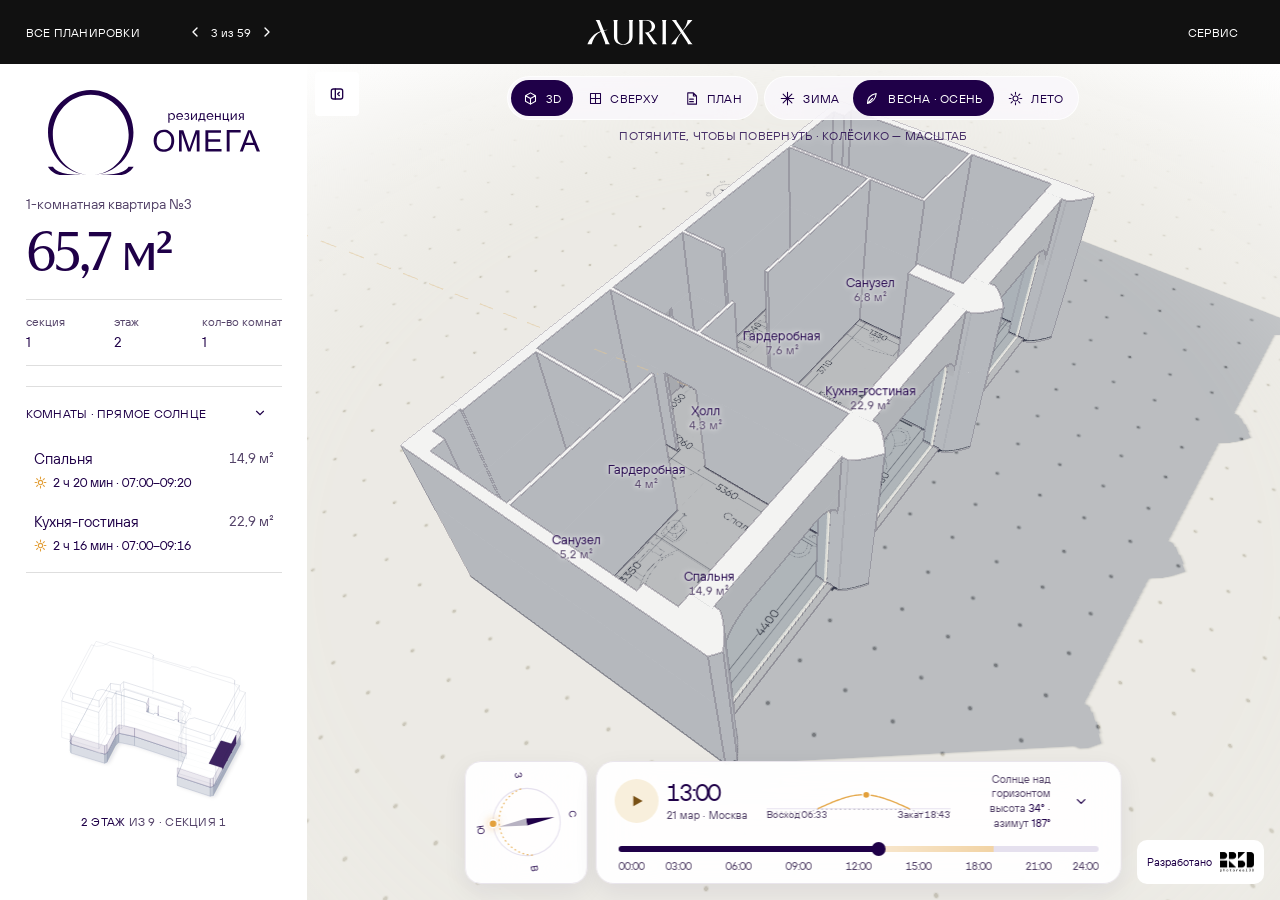
<file: index.html>
<!doctype html><html lang="ru"><head>
<meta charset="utf-8">
<meta name="viewport" content="width=device-width, initial-scale=1, viewport-fit=cover">
<meta name="robots" content="noindex, nofollow">
<meta name="theme-color" content="#111">
<title>Квартира №3 — Резиденции Омега</title>
<link rel="stylesheet" href="omega-viewer.css">
<link rel="stylesheet" href="aurix.css">
</head>
<body>
<header class="site-header">
  <nav class="viewer-nav" aria-label="Навигация по квартирам и сервис">
    <div class="navrow">
      <a class="back" id="back" href="catalog.html">Все планировки</a>
      <div class="flip" id="flip" hidden=""><a id="prevB" href="index.html" aria-label="Предыдущая квартира" title="Предыдущая квартира"><svg viewBox="0 0 24 24"><path d="M15 6l-6 6 6 6"></path></svg></a><span id="flipPos"></span><a id="nextB" href="index.html" aria-label="Следующая квартира" title="Следующая квартира"><svg viewBox="0 0 24 24"><path d="M9 6l6 6-6 6"></path></svg></a></div>
    </div>
    <img src="brand/wordmark-purple.svg" alt="AURIX" width="112" height="29">
    <div class="tools" id="tools">
      <button type="button" class="tool" id="svcB" aria-expanded="false">Сервис</button>
      <div class="pop card svc" id="svcPop" role="menu" aria-label="Сервис" hidden="">
        <button type="button" role="menuitem" data-svc="ovB"><svg viewBox="0 0 24 24"><path d="M12 3l9 5-9 5-9-5 9-5z"></path><path d="M3 13l9 5 9-5"></path></svg>Чертёж поверх модели</button>
        <a class="source-link" role="menuitem" href="https://omega.photoreal3d.ru/s1_f02_3/" target="_blank" rel="noopener">Замечания и журнал</a>
        <button type="button" role="menuitem" data-svc="fbxB"><svg viewBox="0 0 24 24"><path d="M12 3v12M7 10l5 5 5-5M4 20h16"></path></svg>Модель FBX</button>
        <button type="button" role="menuitem" data-svc="theme"><svg viewBox="0 0 24 24"><circle cx="12" cy="12" r="9"></circle><circle cx="8.5" cy="10" r="1.2"></circle><circle cx="12" cy="7.5" r="1.2"></circle><circle cx="15.5" cy="10" r="1.2"></circle><path d="M12 21a2.5 2.5 0 0 1 0-5h1.5a2.5 2.5 0 0 0 2.5-2.5"></path></svg>Оформление</button>
      </div>
      <button type="button" class="tool card" id="fbxB" aria-label="Скачать модель FBX" title="Модель FBX: скачать и загрузить правку" aria-expanded="false" hidden=""><svg viewBox="0 0 24 24"><path d="M12 3v12M7 10l5 5 5-5M4 20h16"></path></svg></button>
      <div class="pop card fb" id="fbxPop" role="dialog" aria-label="Модель FBX" hidden="">
        <h4>Модель FBX</h4>
        <p>Модель этой квартиры для 3ds Max: размеры в метрах, у каждого элемента своё имя</p>
        <button type="button" class="send" id="fbxGet">Скачать FBX</button>
        <a class="source-link" href="https://omega.photoreal3d.ru/s1_f02_3/" target="_blank" rel="noopener">Загрузить правку в исходном viewer</a>
      </div>
      <button type="button" class="tool card" id="ovB" aria-pressed="false" aria-expanded="false" aria-label="Чертёж поверх модели" title="Чертёж поверх модели" hidden=""><svg viewBox="0 0 24 24"><path d="M12 3l9 5-9 5-9-5 9-5z"></path><path d="M3 13l9 5 9-5"></path></svg></button>
      <div class="pop card" id="ovPop" hidden="">
        <h4>Чертёж поверх модели</h4>
        <p>Планировка, по которой построена модель. Расхождения видно сразу</p>
        <div class="seg" role="group" aria-label="Где показать чертёж"><button type="button" data-ov="off" aria-pressed="true">Выкл</button><button type="button" data-ov="floor" aria-pressed="false">На полу</button><button type="button" data-ov="ceil" aria-pressed="false">Над потолком</button></div>
        <label>Насыщенность<input type="range" id="ovOp" min="20" max="100" value="85" aria-label="Насыщенность чертежа"></label>
      </div>
      <button type="button" class="tool card" id="lbB" aria-pressed="true" aria-label="Подписи комнат" title="Подписи комнат: показать или скрыть"><svg viewBox="0 0 24 24"><path d="M4 7V5h16v2M12 5v14M9 19h6"></path></svg></button>

    </div>
  </nav>
</header>
<main class="workspace">
  <aside class="apartment-panel" id="apartmentPanel" aria-label="Карточка квартиры">
    <img class="project-logo" src="brand/project-Residence_Omega-purple.svg" alt="Резиденции Омега" width="392" height="158">
    <div class="sidebar-content" tabindex="0" aria-label="Характеристики и комнаты">
    <section class="apartment-card" aria-labelledby="flatName">
      <h1 id="flatName">1-комнатная квартира №3</h1>
      <p id="flatArea">65,7 м²</p>
      <dl class="apartment-facts">
        <div><dt>секция</dt><dd id="flatSection">1</dd></div>
        <div><dt>этаж</dt><dd id="flatFloor">2</dd></div>
        <div><dt>кол-во комнат</dt><dd id="flatRooms">1</dd></div>
      </dl>
    </section>
    <button type="button" class="fchip" id="fchip" hidden="" title="Сбросить фильтр: листать все квартиры"><span id="fchipT"></span><svg viewBox="0 0 24 24"><path d="M7 7l10 10M17 7L7 17"></path></svg></button>
    <div class="rooms" id="rooms">
      <header><span>Комнаты · прямое солнце</span><button type="button" id="roomsB" aria-label="Свернуть список" aria-expanded="true"><svg viewBox="0 0 24 24"><path d="M6 9l6 6 6-6"></path></svg></button></header>
      <ul id="roomList"></ul>
    </div>
    </div>
    <footer class="sidebar-footer">
      <div class="facade" id="facade" hidden="" aria-label="Этаж квартиры на фасаде"><svg id="facSvg" viewBox="0 0 100 100"></svg><span id="facCap"></span></div>
    </footer>
  </aside>
  <div class="sun" id="sun" aria-label="Инсоляция квартиры">
  <button type="button" class="ptog" id="ptog" aria-controls="apartmentPanel" aria-label="Скрыть панель квартиры" aria-expanded="true"><svg aria-hidden="true" viewBox="0 0 24 24"><rect x="3.5" y="4.5" width="17" height="15" rx="3"></rect><path d="M9.5 4.5v15M15.5 9.5l-2.5 2.5 2.5 2.5"></path></svg></button>
  <canvas id="gl"></canvas>
  <div class="labels" id="labels"></div>
  <div class="plan2d" id="plan2d" hidden=""></div>
    <a class="credit" href="https://photoreal3d.ru/" target="_blank" rel="noopener"><span>Разработано</span><img src="brand/pr3d-logo.png" alt="Photoreal3d" width="42" height="26"></a>
  <div class="viewer-toolbar">
    <div class="viewer-modes">
      <div class="seg" role="group" aria-label="Вид">
        <button type="button" data-view="3d" aria-pressed="true"><svg aria-hidden="true" viewBox="0 0 24 24"><path d="M12 3l8 4.5v9L12 21l-8-4.5v-9L12 3zM4 7.5l8 4.5 8-4.5M12 12v9"/></svg>3D</button>
        <button type="button" data-view="top" aria-pressed="false"><svg aria-hidden="true" viewBox="0 0 24 24"><path d="M4 4h16v16H4zM4 12h16M12 4v16"/></svg>Сверху</button>
        <button type="button" data-view="plan" aria-pressed="false"><svg aria-hidden="true" viewBox="0 0 24 24"><path d="M6 3h9l5 5v13H6zM15 3v5h5M9 13h6M9 17h6"/></svg>План</button>
      </div>
      <div class="seg" id="seasons" role="group" aria-label="Сезон"></div>
    </div>
    <div class="hint" id="hint">Потяните, чтобы повернуть · колёсико — масштаб</div>
  </div>
  <div class="ui solar-controls" id="solarControls">
    <div class="rose card" id="rose" aria-label="Роза ветров">
      <svg viewBox="-56 -56 112 112">
        <g class="dial" id="dial">
          <circle class="ring" r="38"></circle>
          <polygon points="0,-32 4,0 -4,0" style="fill:var(--orange)"></polygon><polygon points="0,32 4,0 -4,0" fill="#c9cee0"></polygon>
          <text class="n" y="-53">С</text><text x="53" y="0">В</text><text y="53">Ю</text><text x="-53" y="0">З</text>
        </g>
        <path class="trail" id="trail" d=""></path>
        <circle class="sunpt" id="sunpt" r="4.5" cx="0" cy="-38"></circle>     <!-- the ring and the sun inside the letters: on 44 the dot sat on «Ю» at noon (Юрий, 13.11.2026) -->
      </svg>
    </div>
    <div class="time card" id="time">
    <div class="row">
      <div class="time-summary">
        <button class="play" id="play" type="button" aria-label="Проиграть день"><svg viewBox="0 0 24 24" id="playIco" aria-hidden="true"><path d="M7 4l14 8-14 8z"></path></svg></button>
        <div class="clock-group">
          <div class="clock" id="clock">13:00</div>
          <div class="time-date" id="timeDate"></div>
        </div>
      </div>
      <div class="arc"><svg viewBox="0 16 200 40" id="arcSvg" role="img" aria-label="График восхода и заката"><line class="h" x1="0" y1="44" x2="200" y2="44"></line><path class="pn" id="arcNight" d=""></path><path class="p" id="arcDay" d=""></path><circle class="d" id="arcDot" r="4" cx="0" cy="44"></circle><text x="0" y="54" id="arcSr"></text><text x="200" y="54" text-anchor="end" id="arcSs"></text></svg></div>
      <div class="time-details">
        <div class="state" id="state"></div>
        <button class="fold" id="timeB" type="button" aria-label="Свернуть шкалу" aria-expanded="true"><svg viewBox="0 0 24 24"><path d="M6 9l6 6 6-6"></path></svg></button>
      </div>
    </div>
    <div class="track">
      <div class="day"><i id="dayspan"></i></div>
      <div class="ivals" id="ivals"></div>
      <input type="range" id="slider" min="0" max="1440" step="1" value="780" aria-label="Время суток" aria-valuetext="13:00">
      <div class="ticks" id="ticks"></div>
    </div>
    </div>
  </div>
  <div class="err" id="err" hidden=""></div>
</div>
</main>
<script type="importmap">{"imports":{"three":"./vendor/three.module.min.js"}}</script>
<script type="module" src="omega-viewer.js"></script>


</body></html>
</file>
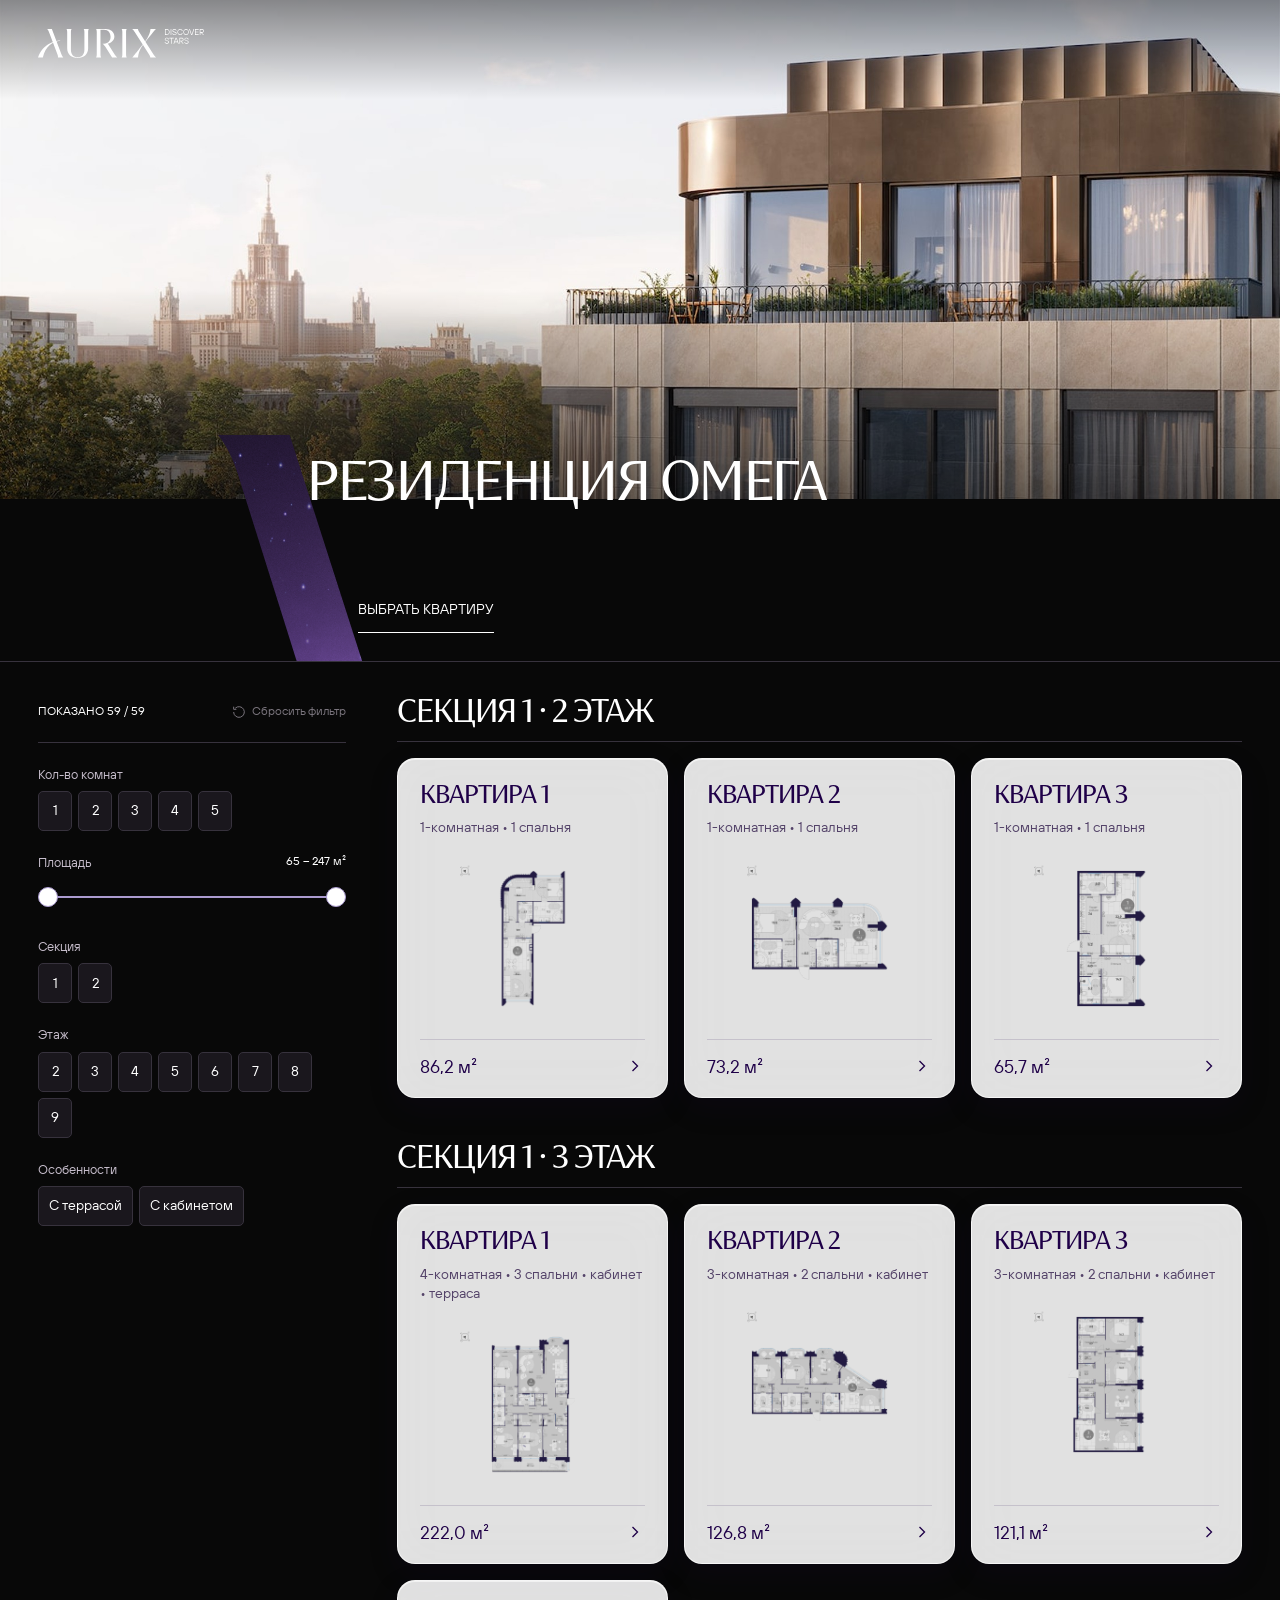
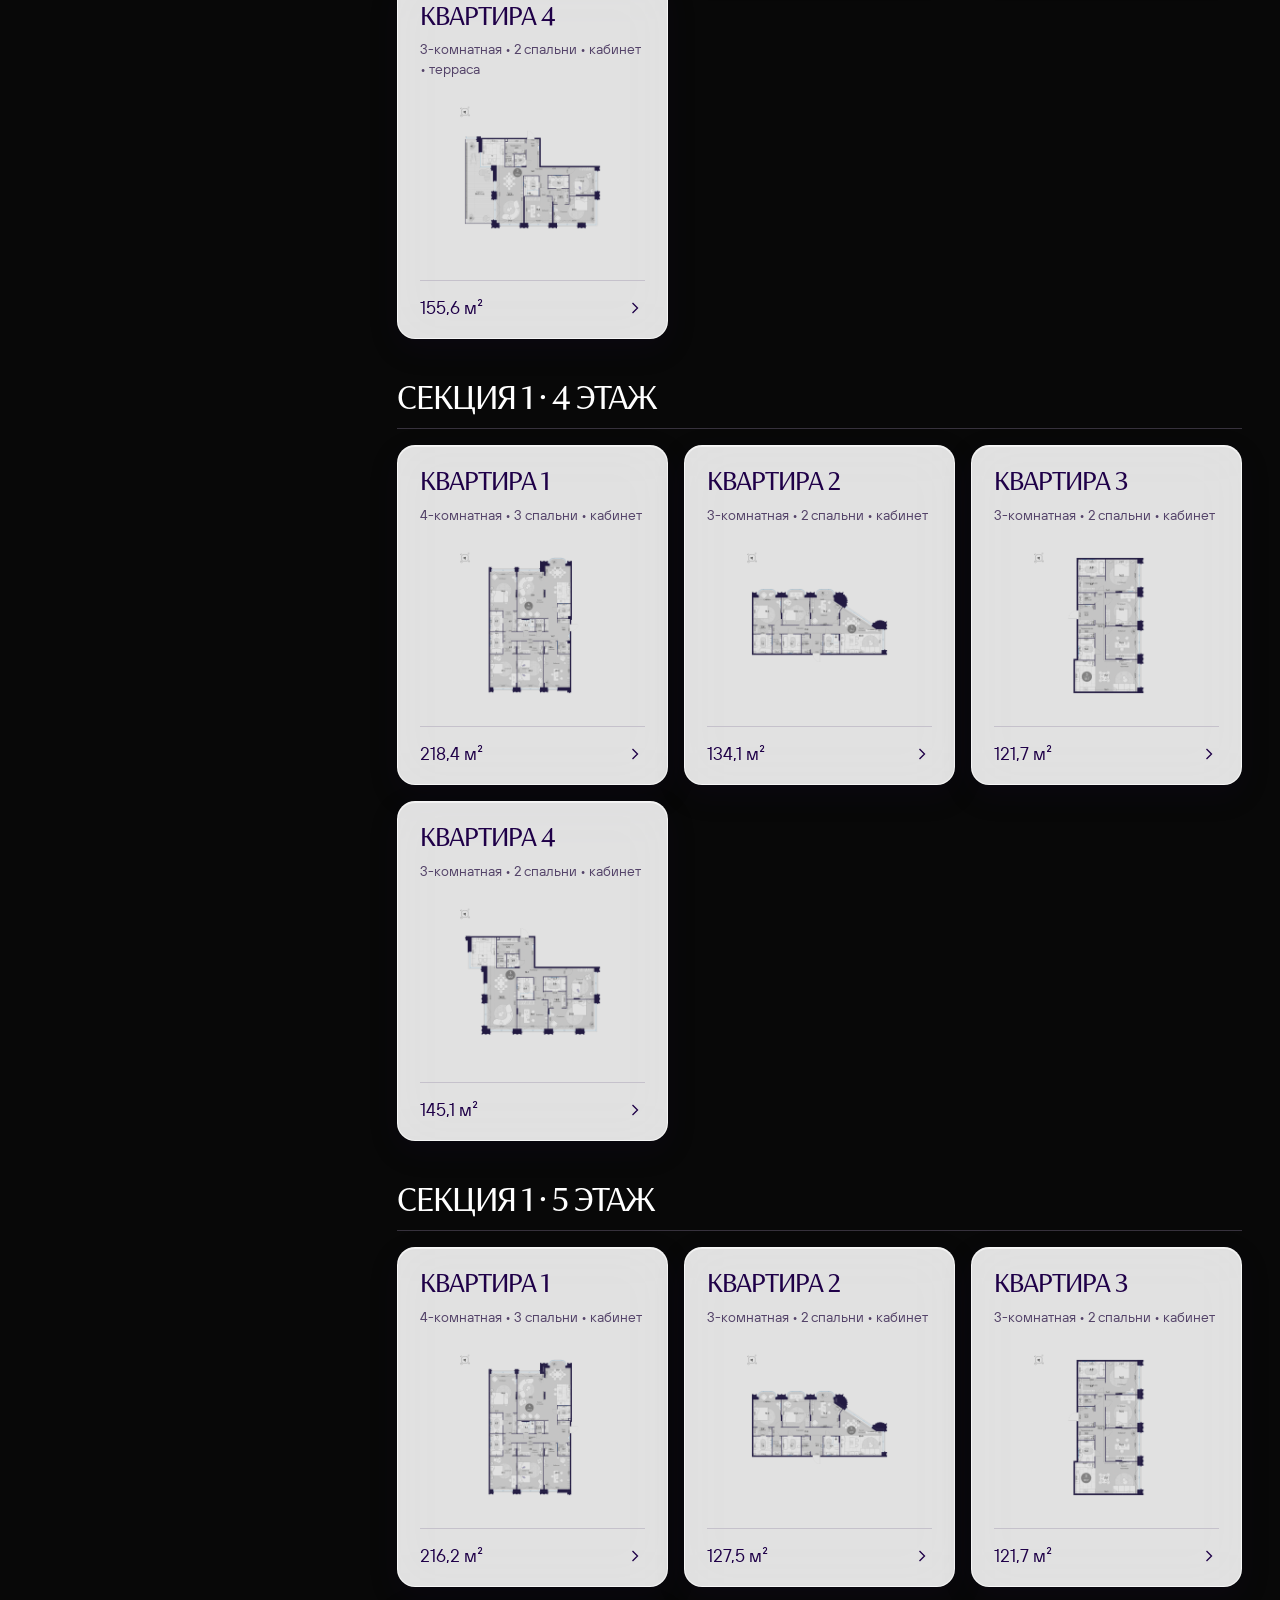
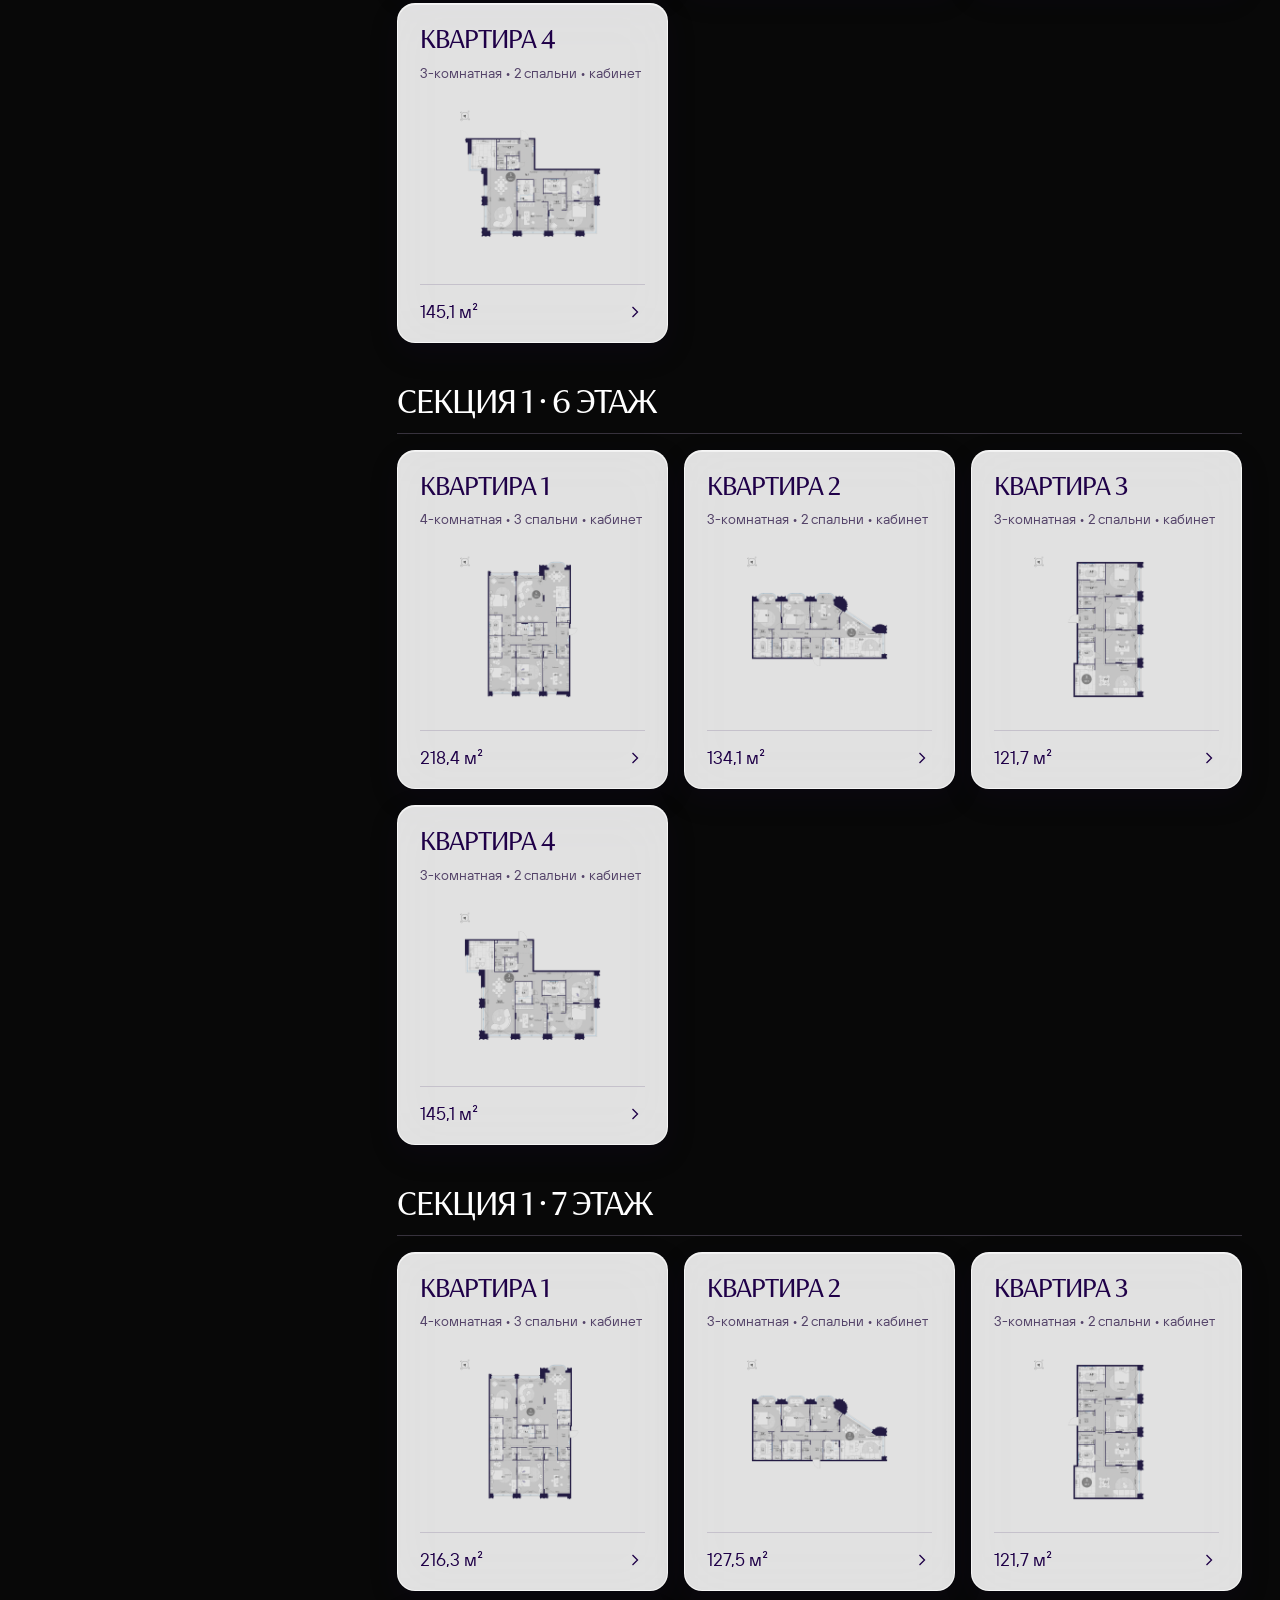
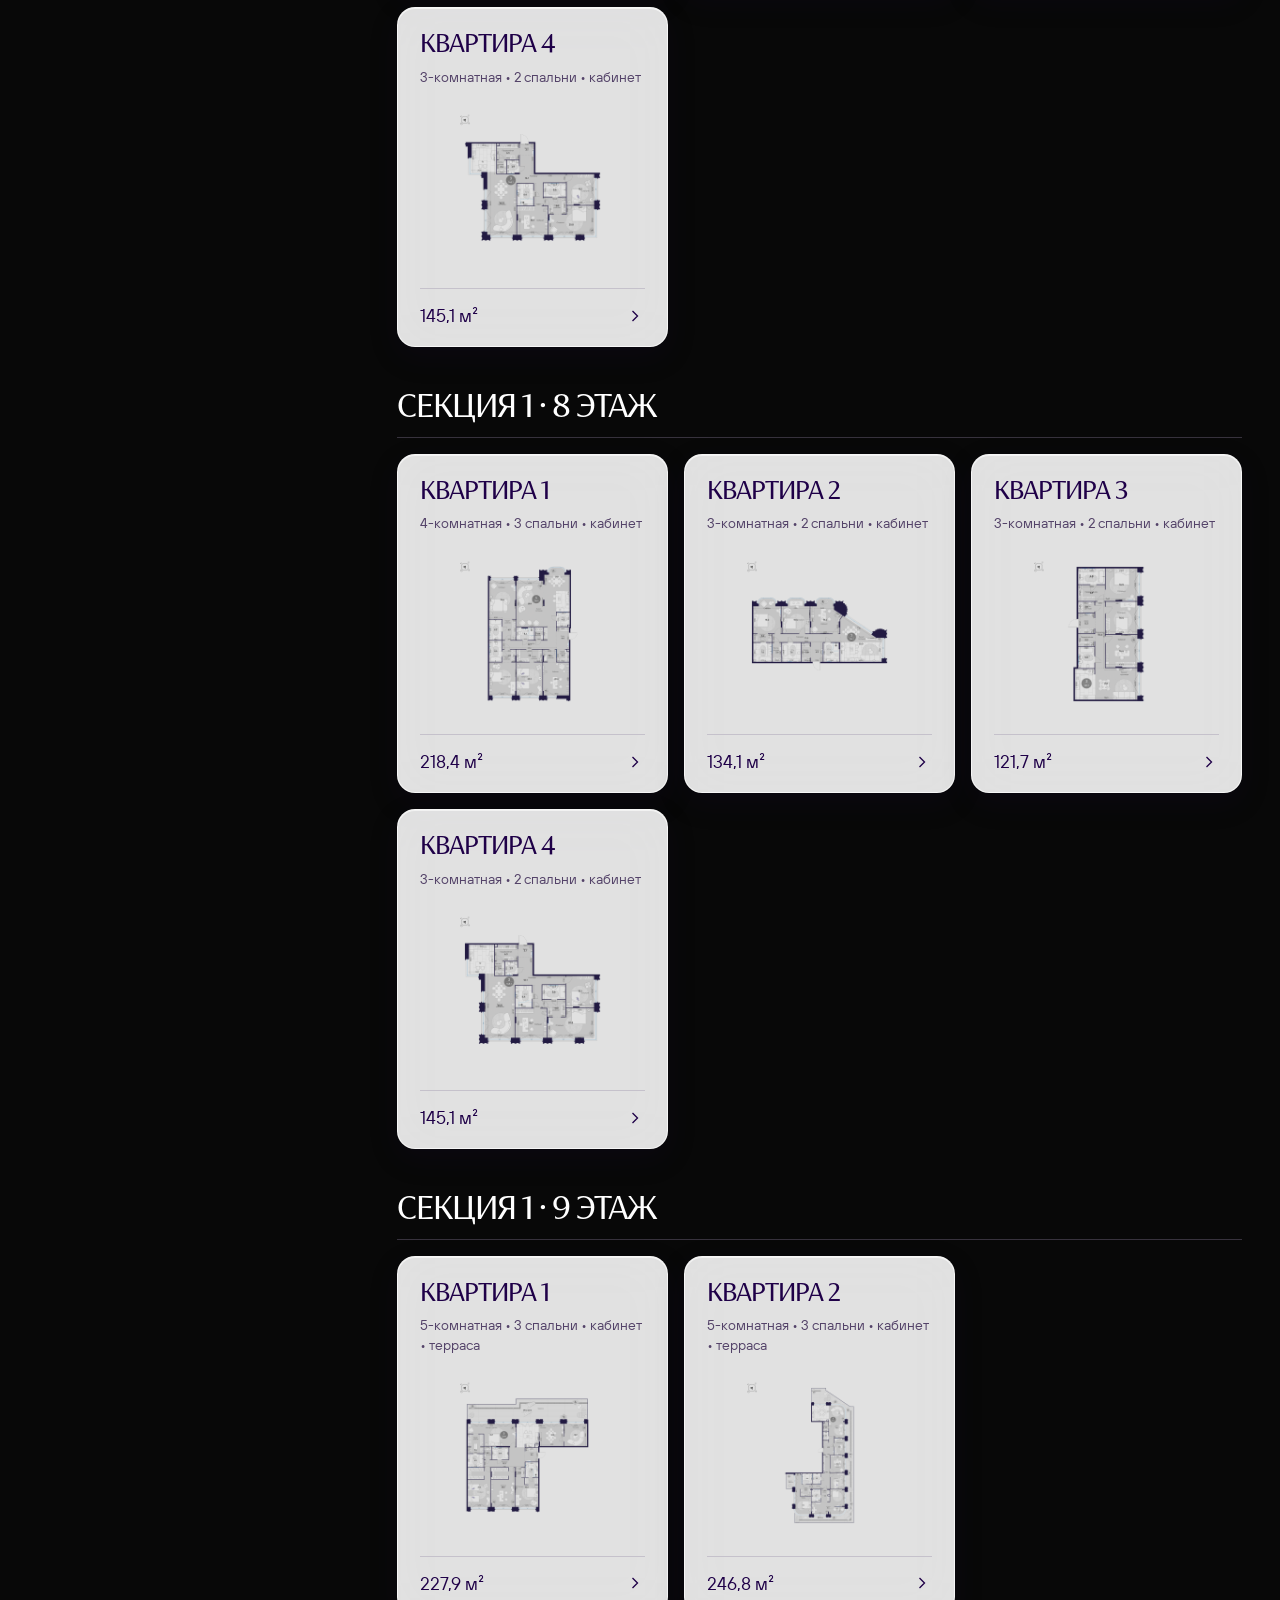
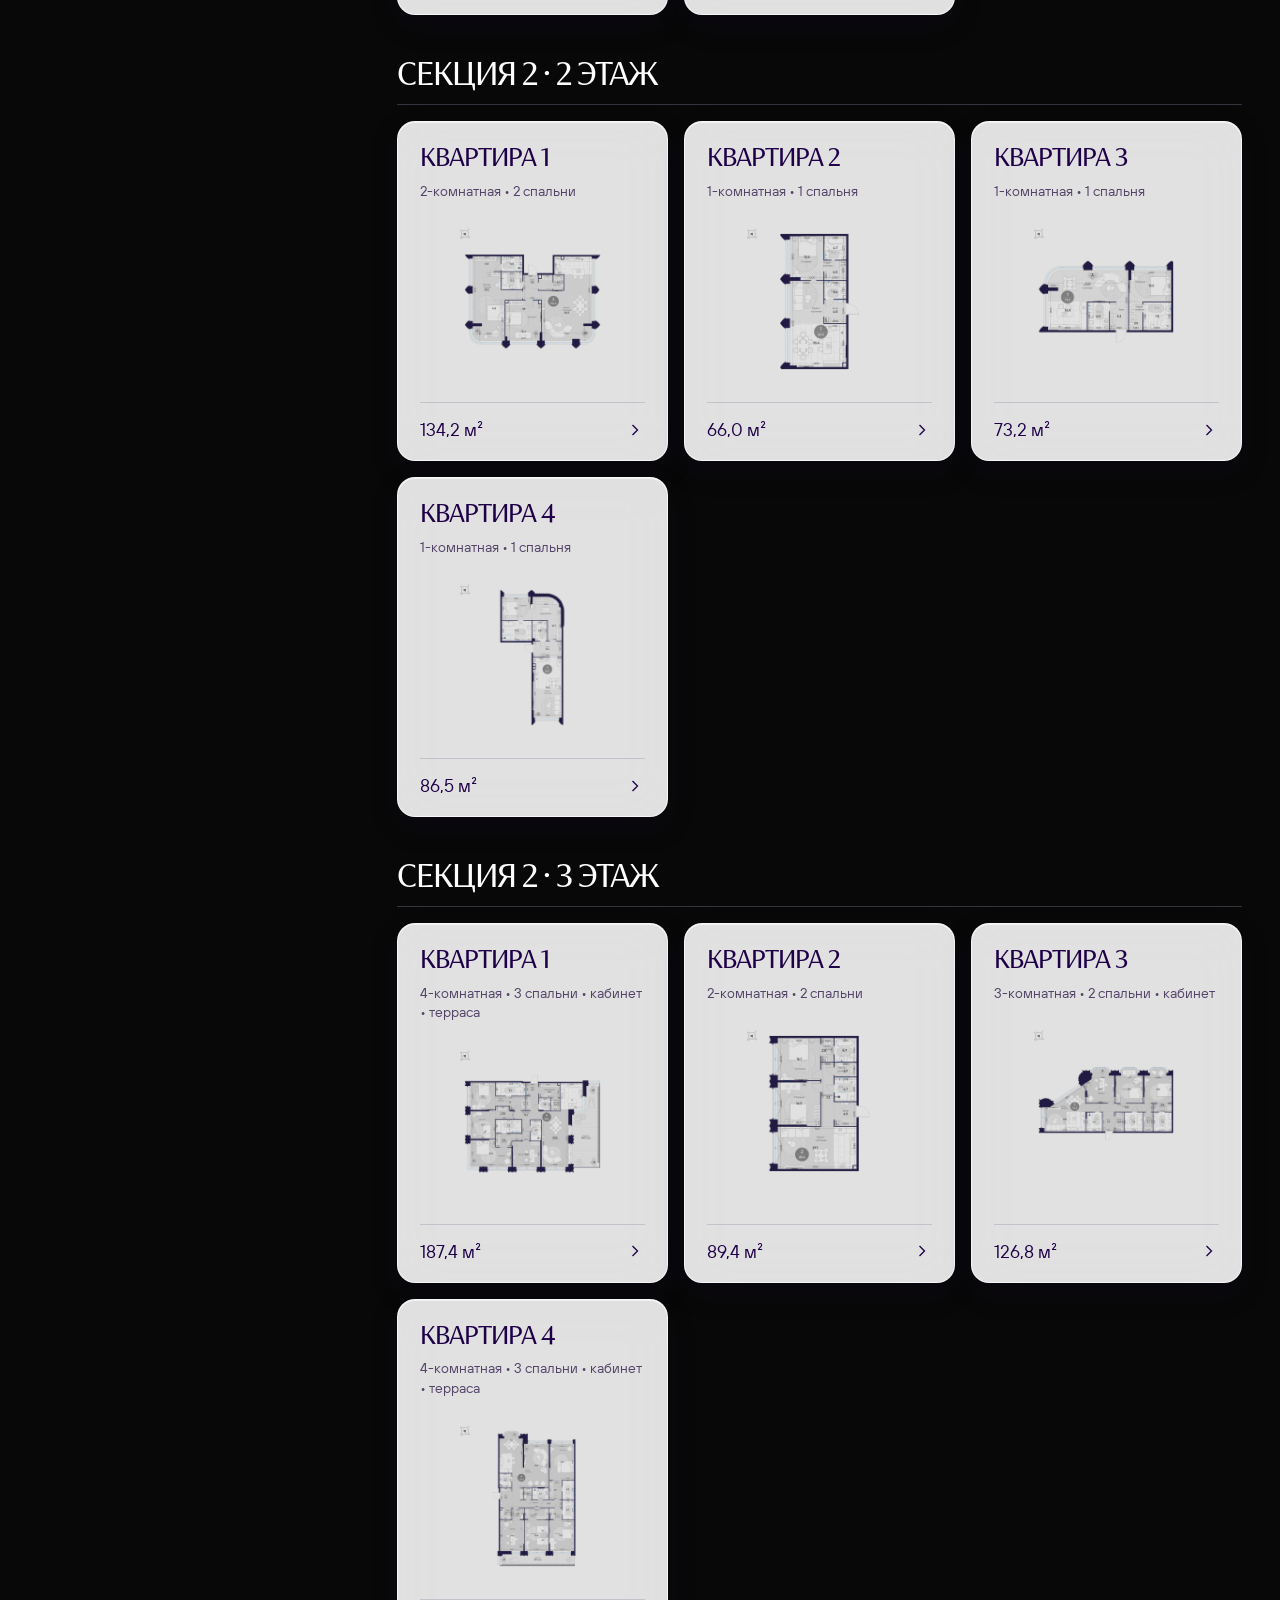
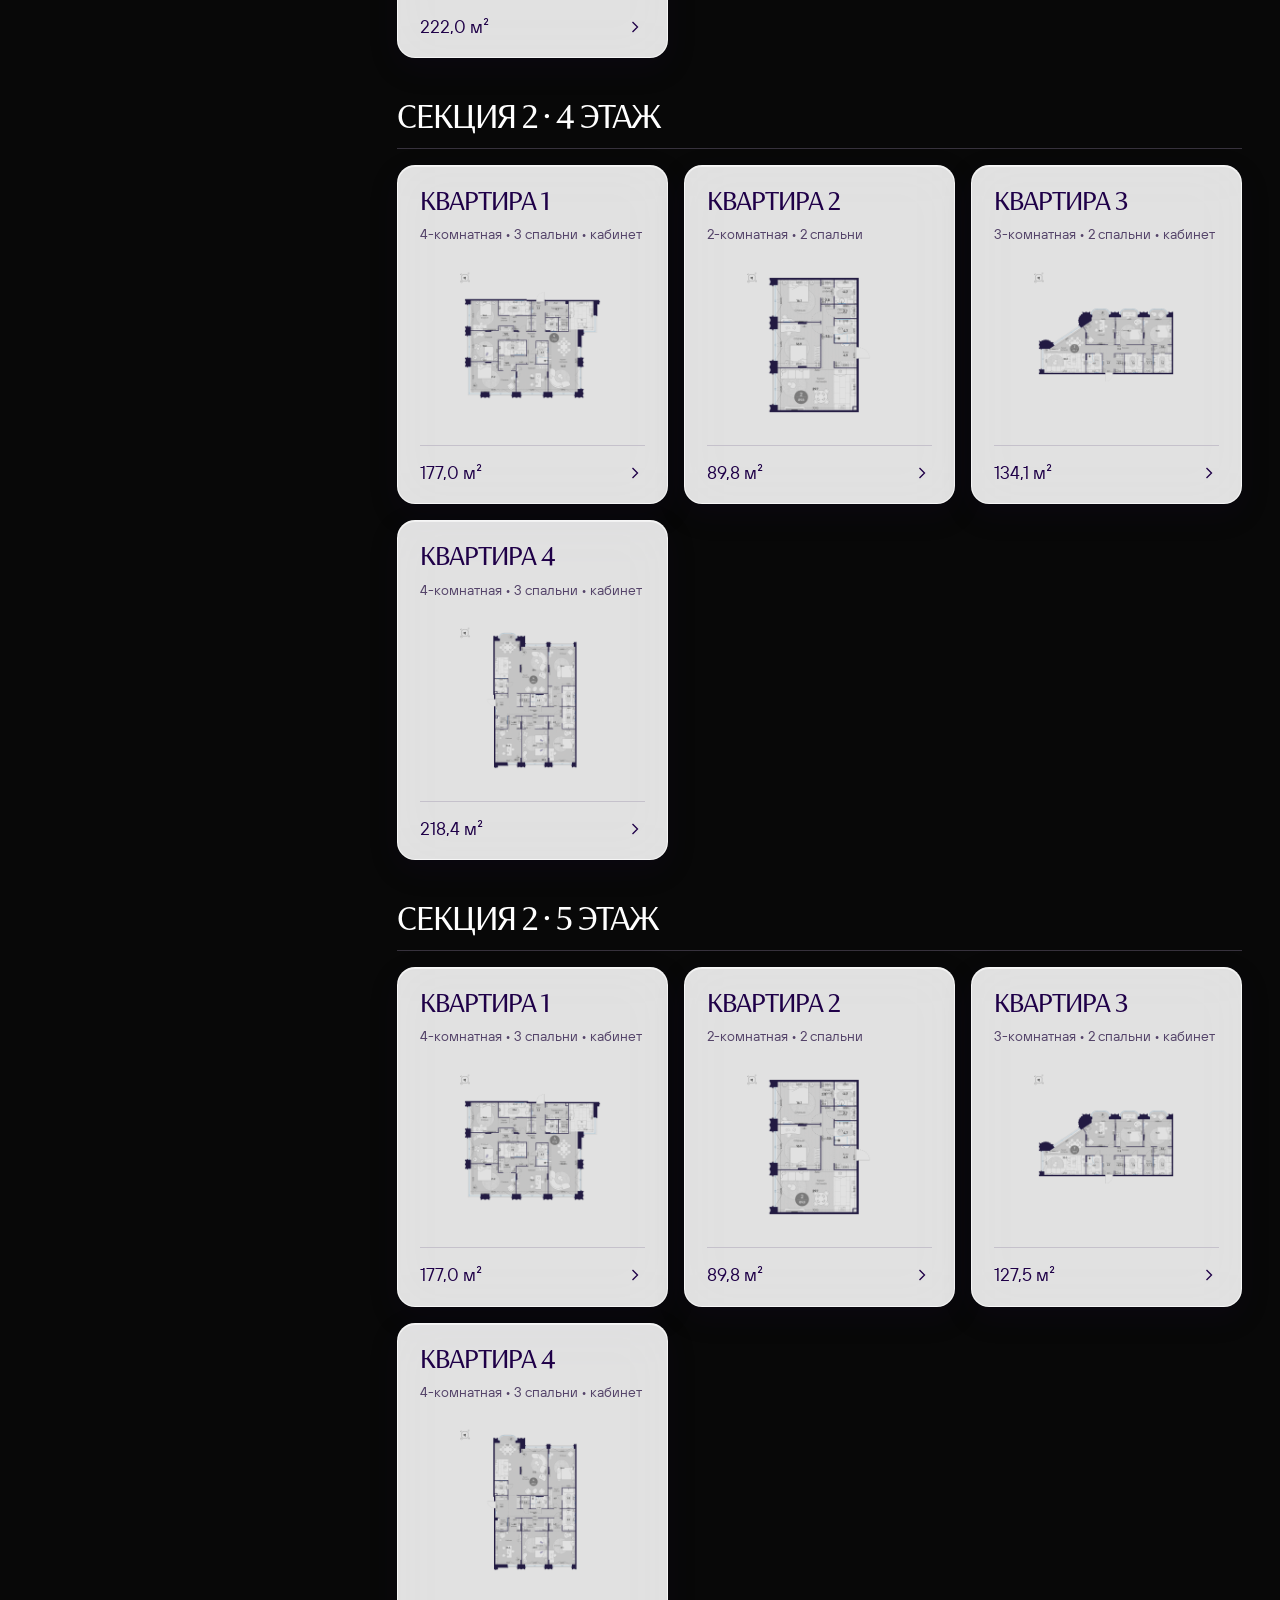
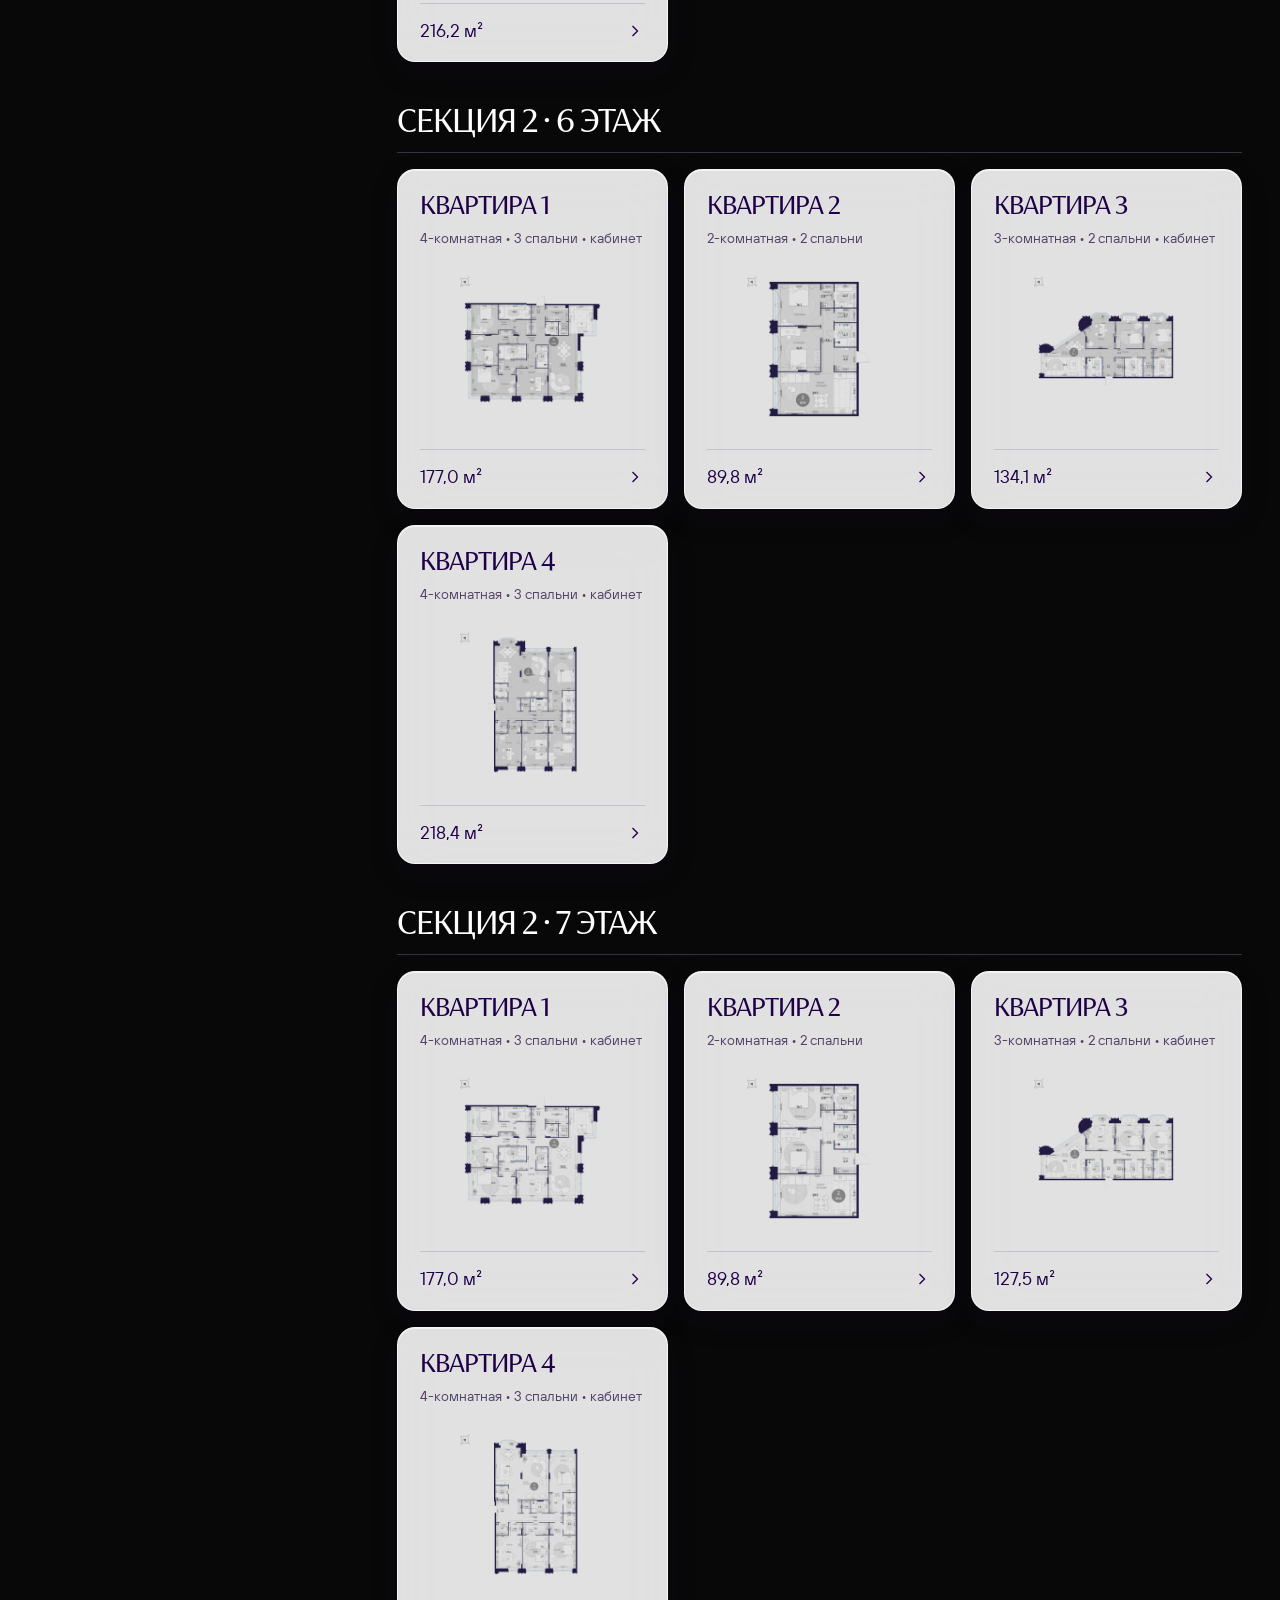
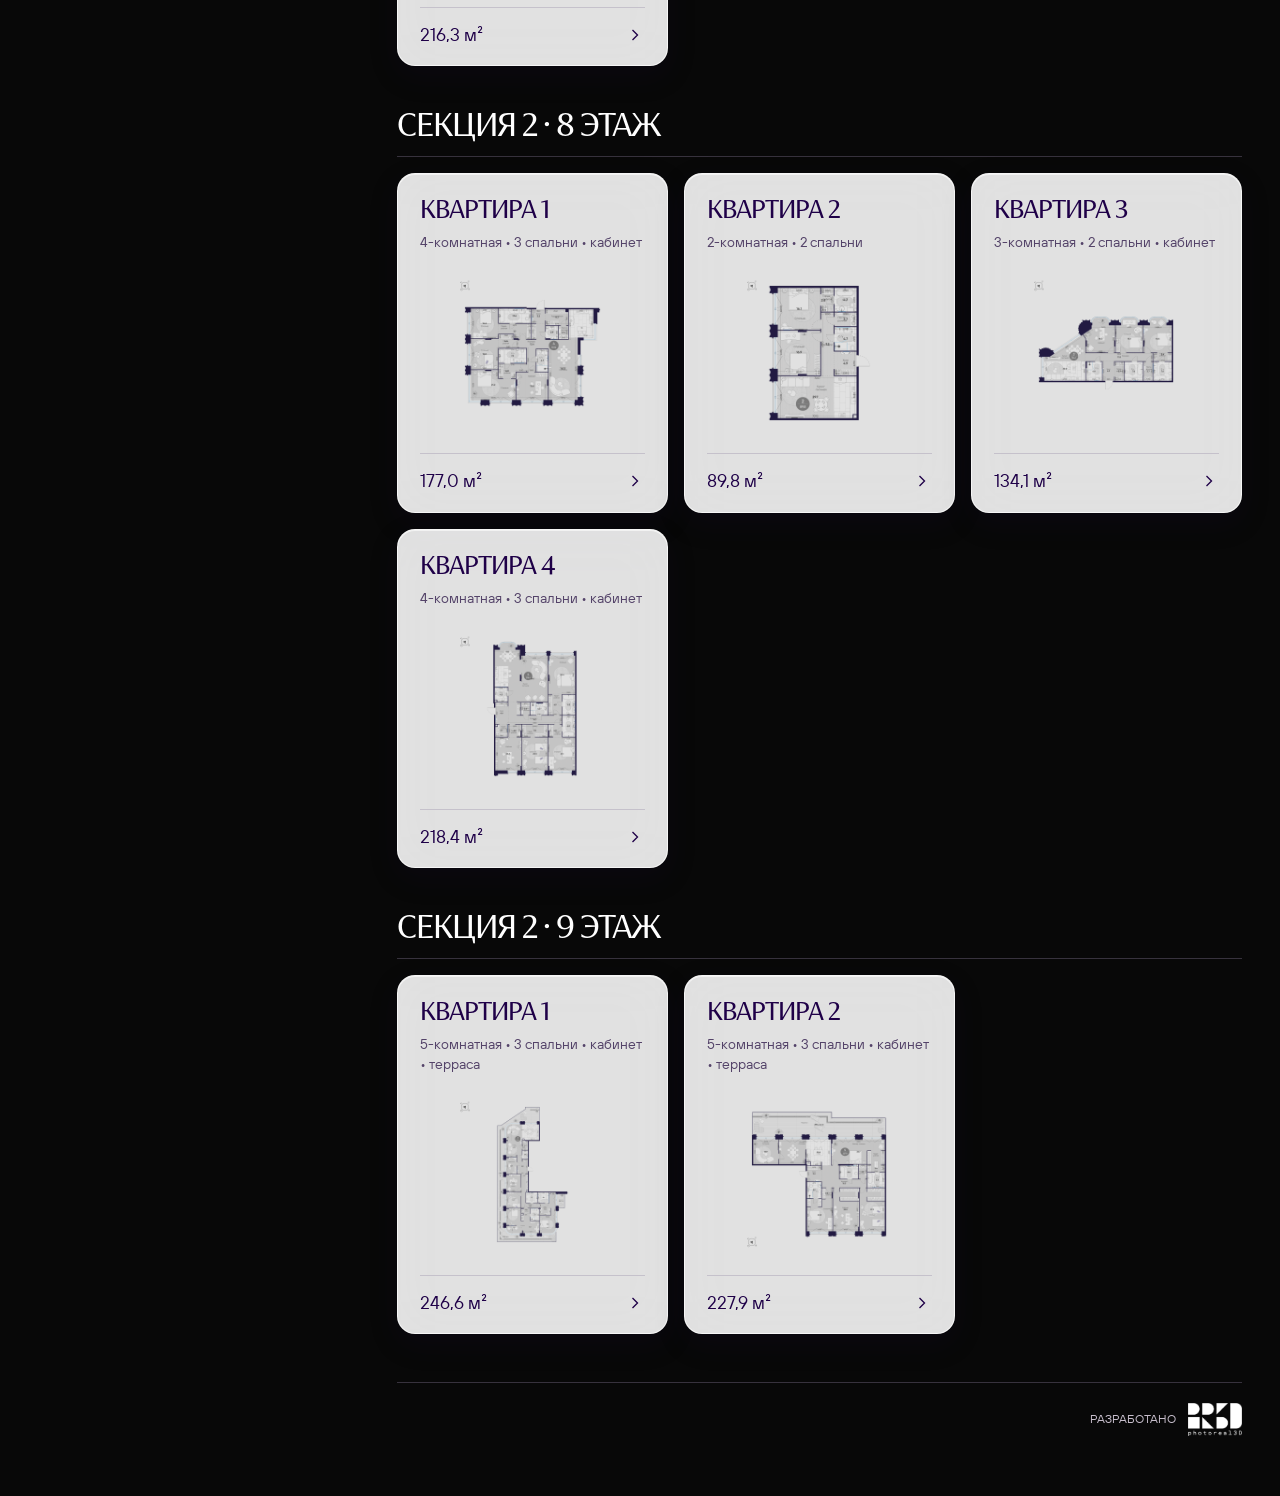
<file: catalog.html>
<!doctype html>
<html lang="ru">
<head>
  <meta charset="utf-8">
  <meta name="viewport" content="width=device-width, initial-scale=1">
  <meta name="robots" content="noindex, nofollow">
  <meta name="theme-color" content="#080808">
  <title>Резиденция Омега — каталог квартир</title>
  <link rel="stylesheet" href="catalog.css">
  <script defer src="catalog.js"></script>
</head>
<body>
  <header class="hero">
    <div class="hero-photo">
      <img class="cover" src="brand/omega-hero.jpg" alt="" width="2200" height="930" fetchpriority="high">
      <img class="logo" src="brand/logo-descriptor-white.svg" alt="AURIX" width="166" height="28">
      <h1>Резиденция Омега</h1>
    </div>
    <img class="hero-decor" src="brand/omega-hero-decor.png" alt="" width="408" height="774">
    <div class="hero-actions">
      <a href="#catalog">Выбрать квартиру</a>
    </div>
  </header>
  <main class="wrap" id="catalog">
    <aside class="catalog-sidebar" aria-label="Подбор квартир">
      <button class="filter-toggle" id="filterToggle" type="button" aria-expanded="false" aria-controls="filters">
        Фильтры <svg viewBox="0 0 24 24" aria-hidden="true"><path d="M6 9l6 6 6-6"/></svg>
      </button>
      <div class="filters" id="filters" role="search" aria-label="Фильтры квартир">
        <div class="found"><span role="status">Показано <b id="nFound">59</b> / 59</span><button type="button" id="reset" disabled=""><svg viewBox="0 0 24 24"><path d="M4 12a8 8 0 1 0 2.4-5.7M4 4v4h4"></path></svg>Сбросить фильтр</button></div>
          <div class="f"><span>Кол-во комнат</span><div class="pills" data-f="rooms"><button type="button" data-v="1" aria-pressed="false">1</button><button type="button" data-v="2" aria-pressed="false">2</button><button type="button" data-v="3" aria-pressed="false">3</button><button type="button" data-v="4" aria-pressed="false">4</button><button type="button" data-v="5" aria-pressed="false">5</button></div></div>
          <div class="f range"><span>Площадь <b class="val" id="aVal"></b></span><div class="dual"><i class="tr"></i><i class="fill" id="aFill"></i><input type="range" id="aLo" aria-label="Площадь от"><input type="range" id="aHi" aria-label="Площадь до"></div></div>
          <div class="f"><span>Секция</span><div class="pills" data-f="sec"><button type="button" data-v="1" aria-pressed="false">1</button><button type="button" data-v="2" aria-pressed="false">2</button></div></div>
          <div class="f"><span>Этаж</span><div class="pills" data-f="fl"><button type="button" data-v="2" aria-pressed="false">2</button><button type="button" data-v="3" aria-pressed="false">3</button><button type="button" data-v="4" aria-pressed="false">4</button><button type="button" data-v="5" aria-pressed="false">5</button><button type="button" data-v="6" aria-pressed="false">6</button><button type="button" data-v="7" aria-pressed="false">7</button><button type="button" data-v="8" aria-pressed="false">8</button><button type="button" data-v="9" aria-pressed="false">9</button></div></div>
          <div class="f"><span>Особенности</span><div class="pills"><button type="button" id="fTerrace" aria-pressed="false">С террасой</button><button type="button" id="fStudy" aria-pressed="false">С кабинетом</button></div></div>
      </div>
    </aside>
    <div class="catalog-results">
      <section>
        <h2>Секция 1 · 2 этаж</h2>
        <div class="grid">
          <a class="card" href="https://omega.photoreal3d.ru/s1_f02_1/" data-area="86.2" data-rooms="1" data-beds="1" data-sec="1" data-fl="2" data-terrace="0" data-study="0"><p class="t"><b>Квартира 1</b></p><p class="m">1-комнатная • 1&nbsp;спальня</p><span class="img"><img alt="" loading="lazy" src="thumbs/s1_f02_1.png"></span><p class="a"><b>86,2&nbsp;м²</b><svg viewBox="0 0 24 24" aria-hidden="true"><path d="M9 6l6 6-6 6"></path></svg></p></a>
          <a class="card" href="https://omega.photoreal3d.ru/s1_f02_2/" data-area="73.2" data-rooms="1" data-beds="1" data-sec="1" data-fl="2" data-terrace="0" data-study="0"><p class="t"><b>Квартира 2</b></p><p class="m">1-комнатная • 1&nbsp;спальня</p><span class="img"><img alt="" loading="lazy" src="thumbs/s1_f02_2.png"></span><p class="a"><b>73,2&nbsp;м²</b><svg viewBox="0 0 24 24" aria-hidden="true"><path d="M9 6l6 6-6 6"></path></svg></p></a>
          <a class="card" href="./" data-area="65.7" data-rooms="1" data-beds="1" data-sec="1" data-fl="2" data-terrace="0" data-study="0"><p class="t"><b>Квартира 3</b></p><p class="m">1-комнатная • 1&nbsp;спальня</p><span class="img"><img alt="" loading="lazy" src="thumbs/s1_f02_3.png"></span><p class="a"><b>65,7&nbsp;м²</b><svg viewBox="0 0 24 24" aria-hidden="true"><path d="M9 6l6 6-6 6"></path></svg></p></a>
        </div>
      </section>
      <section>
        <h2>Секция 1 · 3 этаж</h2>
        <div class="grid">
          <a class="card" href="https://omega.photoreal3d.ru/s1_f03_1/" data-area="222.0" data-rooms="4" data-beds="3" data-sec="1" data-fl="3" data-terrace="1" data-study="1"><p class="t"><b>Квартира 1</b></p><p class="m">4-комнатная • 3&nbsp;спальни • кабинет • терраса</p><span class="img"><img alt="" loading="lazy" src="thumbs/s1_f03_1.png"></span><p class="a"><b>222,0&nbsp;м²</b><svg viewBox="0 0 24 24" aria-hidden="true"><path d="M9 6l6 6-6 6"></path></svg></p></a>
          <a class="card" href="https://omega.photoreal3d.ru/s1_f03_2/" data-area="126.8" data-rooms="3" data-beds="2" data-sec="1" data-fl="3" data-terrace="0" data-study="1"><p class="t"><b>Квартира 2</b></p><p class="m">3-комнатная • 2&nbsp;спальни • кабинет</p><span class="img"><img alt="" loading="lazy" src="thumbs/s1_f03_2.png"></span><p class="a"><b>126,8&nbsp;м²</b><svg viewBox="0 0 24 24" aria-hidden="true"><path d="M9 6l6 6-6 6"></path></svg></p></a>
          <a class="card" href="https://omega.photoreal3d.ru/s1_f03_3/" data-area="121.1" data-rooms="3" data-beds="2" data-sec="1" data-fl="3" data-terrace="0" data-study="1"><p class="t"><b>Квартира 3</b></p><p class="m">3-комнатная • 2&nbsp;спальни • кабинет</p><span class="img"><img alt="" loading="lazy" src="thumbs/s1_f03_3.png"></span><p class="a"><b>121,1&nbsp;м²</b><svg viewBox="0 0 24 24" aria-hidden="true"><path d="M9 6l6 6-6 6"></path></svg></p></a>
          <a class="card" href="https://omega.photoreal3d.ru/s1_f03_4/" data-area="155.6" data-rooms="3" data-beds="2" data-sec="1" data-fl="3" data-terrace="1" data-study="1"><p class="t"><b>Квартира 4</b></p><p class="m">3-комнатная • 2&nbsp;спальни • кабинет • терраса</p><span class="img"><img alt="" loading="lazy" src="thumbs/s1_f03_4.png"></span><p class="a"><b>155,6&nbsp;м²</b><svg viewBox="0 0 24 24" aria-hidden="true"><path d="M9 6l6 6-6 6"></path></svg></p></a>
        </div>
      </section>
      <section>
        <h2>Секция 1 · 4 этаж</h2>
        <div class="grid">
          <a class="card" href="https://omega.photoreal3d.ru/s1_f04_1/" data-area="218.4" data-rooms="4" data-beds="3" data-sec="1" data-fl="4" data-terrace="0" data-study="1"><p class="t"><b>Квартира 1</b></p><p class="m">4-комнатная • 3&nbsp;спальни • кабинет</p><span class="img"><img alt="" loading="lazy" src="thumbs/s1_f04_1.png"></span><p class="a"><b>218,4&nbsp;м²</b><svg viewBox="0 0 24 24" aria-hidden="true"><path d="M9 6l6 6-6 6"></path></svg></p></a>
          <a class="card" href="https://omega.photoreal3d.ru/s1_f04_2/" data-area="134.1" data-rooms="3" data-beds="2" data-sec="1" data-fl="4" data-terrace="0" data-study="1"><p class="t"><b>Квартира 2</b></p><p class="m">3-комнатная • 2&nbsp;спальни • кабинет</p><span class="img"><img alt="" loading="lazy" src="thumbs/s1_f04_2.png"></span><p class="a"><b>134,1&nbsp;м²</b><svg viewBox="0 0 24 24" aria-hidden="true"><path d="M9 6l6 6-6 6"></path></svg></p></a>
          <a class="card" href="https://omega.photoreal3d.ru/s1_f04_3/" data-area="121.7" data-rooms="3" data-beds="2" data-sec="1" data-fl="4" data-terrace="0" data-study="1"><p class="t"><b>Квартира 3</b></p><p class="m">3-комнатная • 2&nbsp;спальни • кабинет</p><span class="img"><img alt="" loading="lazy" src="thumbs/s1_f04_3.png"></span><p class="a"><b>121,7&nbsp;м²</b><svg viewBox="0 0 24 24" aria-hidden="true"><path d="M9 6l6 6-6 6"></path></svg></p></a>
          <a class="card" href="https://omega.photoreal3d.ru/s1_f04_4/" data-area="145.1" data-rooms="3" data-beds="2" data-sec="1" data-fl="4" data-terrace="0" data-study="1"><p class="t"><b>Квартира 4</b></p><p class="m">3-комнатная • 2&nbsp;спальни • кабинет</p><span class="img"><img alt="" loading="lazy" src="thumbs/s1_f04_4.png"></span><p class="a"><b>145,1&nbsp;м²</b><svg viewBox="0 0 24 24" aria-hidden="true"><path d="M9 6l6 6-6 6"></path></svg></p></a>
        </div>
      </section>
      <section>
        <h2>Секция 1 · 5 этаж</h2>
        <div class="grid">
          <a class="card" href="https://omega.photoreal3d.ru/s1_f05_1/" data-area="216.2" data-rooms="4" data-beds="3" data-sec="1" data-fl="5" data-terrace="0" data-study="1"><p class="t"><b>Квартира 1</b></p><p class="m">4-комнатная • 3&nbsp;спальни • кабинет</p><span class="img"><img alt="" loading="lazy" src="thumbs/s1_f05_1.png"></span><p class="a"><b>216,2&nbsp;м²</b><svg viewBox="0 0 24 24" aria-hidden="true"><path d="M9 6l6 6-6 6"></path></svg></p></a>
          <a class="card" href="https://omega.photoreal3d.ru/s1_f05_2/" data-area="127.5" data-rooms="3" data-beds="2" data-sec="1" data-fl="5" data-terrace="0" data-study="1"><p class="t"><b>Квартира 2</b></p><p class="m">3-комнатная • 2&nbsp;спальни • кабинет</p><span class="img"><img alt="" loading="lazy" src="thumbs/s1_f05_2.png"></span><p class="a"><b>127,5&nbsp;м²</b><svg viewBox="0 0 24 24" aria-hidden="true"><path d="M9 6l6 6-6 6"></path></svg></p></a>
          <a class="card" href="https://omega.photoreal3d.ru/s1_f05_3/" data-area="121.7" data-rooms="3" data-beds="2" data-sec="1" data-fl="5" data-terrace="0" data-study="1"><p class="t"><b>Квартира 3</b></p><p class="m">3-комнатная • 2&nbsp;спальни • кабинет</p><span class="img"><img alt="" loading="lazy" src="thumbs/s1_f05_3.png"></span><p class="a"><b>121,7&nbsp;м²</b><svg viewBox="0 0 24 24" aria-hidden="true"><path d="M9 6l6 6-6 6"></path></svg></p></a>
          <a class="card" href="https://omega.photoreal3d.ru/s1_f05_4/" data-area="145.1" data-rooms="3" data-beds="2" data-sec="1" data-fl="5" data-terrace="0" data-study="1"><p class="t"><b>Квартира 4</b></p><p class="m">3-комнатная • 2&nbsp;спальни • кабинет</p><span class="img"><img alt="" loading="lazy" src="thumbs/s1_f05_4.png"></span><p class="a"><b>145,1&nbsp;м²</b><svg viewBox="0 0 24 24" aria-hidden="true"><path d="M9 6l6 6-6 6"></path></svg></p></a>
        </div>
      </section>
      <section>
        <h2>Секция 1 · 6 этаж</h2>
        <div class="grid">
          <a class="card" href="https://omega.photoreal3d.ru/s1_f06_1/" data-area="218.4" data-rooms="4" data-beds="3" data-sec="1" data-fl="6" data-terrace="0" data-study="1"><p class="t"><b>Квартира 1</b></p><p class="m">4-комнатная • 3&nbsp;спальни • кабинет</p><span class="img"><img alt="" loading="lazy" src="thumbs/s1_f06_1.png"></span><p class="a"><b>218,4&nbsp;м²</b><svg viewBox="0 0 24 24" aria-hidden="true"><path d="M9 6l6 6-6 6"></path></svg></p></a>
          <a class="card" href="https://omega.photoreal3d.ru/s1_f06_2/" data-area="134.1" data-rooms="3" data-beds="2" data-sec="1" data-fl="6" data-terrace="0" data-study="1"><p class="t"><b>Квартира 2</b></p><p class="m">3-комнатная • 2&nbsp;спальни • кабинет</p><span class="img"><img alt="" loading="lazy" src="thumbs/s1_f06_2.png"></span><p class="a"><b>134,1&nbsp;м²</b><svg viewBox="0 0 24 24" aria-hidden="true"><path d="M9 6l6 6-6 6"></path></svg></p></a>
          <a class="card" href="https://omega.photoreal3d.ru/s1_f06_3/" data-area="121.7" data-rooms="3" data-beds="2" data-sec="1" data-fl="6" data-terrace="0" data-study="1"><p class="t"><b>Квартира 3</b></p><p class="m">3-комнатная • 2&nbsp;спальни • кабинет</p><span class="img"><img alt="" loading="lazy" src="thumbs/s1_f06_3.png"></span><p class="a"><b>121,7&nbsp;м²</b><svg viewBox="0 0 24 24" aria-hidden="true"><path d="M9 6l6 6-6 6"></path></svg></p></a>
          <a class="card" href="https://omega.photoreal3d.ru/s1_f06_4/" data-area="145.1" data-rooms="3" data-beds="2" data-sec="1" data-fl="6" data-terrace="0" data-study="1"><p class="t"><b>Квартира 4</b></p><p class="m">3-комнатная • 2&nbsp;спальни • кабинет</p><span class="img"><img alt="" loading="lazy" src="thumbs/s1_f06_4.png"></span><p class="a"><b>145,1&nbsp;м²</b><svg viewBox="0 0 24 24" aria-hidden="true"><path d="M9 6l6 6-6 6"></path></svg></p></a>
        </div>
      </section>
      <section>
        <h2>Секция 1 · 7 этаж</h2>
        <div class="grid">
          <a class="card" href="https://omega.photoreal3d.ru/s1_f07_1/" data-area="216.3" data-rooms="4" data-beds="3" data-sec="1" data-fl="7" data-terrace="0" data-study="1"><p class="t"><b>Квартира 1</b></p><p class="m">4-комнатная • 3&nbsp;спальни • кабинет</p><span class="img"><img alt="" loading="lazy" src="thumbs/s1_f07_1.png"></span><p class="a"><b>216,3&nbsp;м²</b><svg viewBox="0 0 24 24" aria-hidden="true"><path d="M9 6l6 6-6 6"></path></svg></p></a>
          <a class="card" href="https://omega.photoreal3d.ru/s1_f07_2/" data-area="127.5" data-rooms="3" data-beds="2" data-sec="1" data-fl="7" data-terrace="0" data-study="1"><p class="t"><b>Квартира 2</b></p><p class="m">3-комнатная • 2&nbsp;спальни • кабинет</p><span class="img"><img alt="" loading="lazy" src="thumbs/s1_f07_2.png"></span><p class="a"><b>127,5&nbsp;м²</b><svg viewBox="0 0 24 24" aria-hidden="true"><path d="M9 6l6 6-6 6"></path></svg></p></a>
          <a class="card" href="https://omega.photoreal3d.ru/s1_f07_3/" data-area="121.7" data-rooms="3" data-beds="2" data-sec="1" data-fl="7" data-terrace="0" data-study="1"><p class="t"><b>Квартира 3</b></p><p class="m">3-комнатная • 2&nbsp;спальни • кабинет</p><span class="img"><img alt="" loading="lazy" src="thumbs/s1_f07_3.png"></span><p class="a"><b>121,7&nbsp;м²</b><svg viewBox="0 0 24 24" aria-hidden="true"><path d="M9 6l6 6-6 6"></path></svg></p></a>
          <a class="card" href="https://omega.photoreal3d.ru/s1_f07_4/" data-area="145.1" data-rooms="3" data-beds="2" data-sec="1" data-fl="7" data-terrace="0" data-study="1"><p class="t"><b>Квартира 4</b></p><p class="m">3-комнатная • 2&nbsp;спальни • кабинет</p><span class="img"><img alt="" loading="lazy" src="thumbs/s1_f07_4.png"></span><p class="a"><b>145,1&nbsp;м²</b><svg viewBox="0 0 24 24" aria-hidden="true"><path d="M9 6l6 6-6 6"></path></svg></p></a>
        </div>
      </section>
      <section>
        <h2>Секция 1 · 8 этаж</h2>
        <div class="grid">
          <a class="card" href="https://omega.photoreal3d.ru/s1_f08_1/" data-area="218.4" data-rooms="4" data-beds="3" data-sec="1" data-fl="8" data-terrace="0" data-study="1"><p class="t"><b>Квартира 1</b></p><p class="m">4-комнатная • 3&nbsp;спальни • кабинет</p><span class="img"><img alt="" loading="lazy" src="thumbs/s1_f08_1.png"></span><p class="a"><b>218,4&nbsp;м²</b><svg viewBox="0 0 24 24" aria-hidden="true"><path d="M9 6l6 6-6 6"></path></svg></p></a>
          <a class="card" href="https://omega.photoreal3d.ru/s1_f08_2/" data-area="134.1" data-rooms="3" data-beds="2" data-sec="1" data-fl="8" data-terrace="0" data-study="1"><p class="t"><b>Квартира 2</b></p><p class="m">3-комнатная • 2&nbsp;спальни • кабинет</p><span class="img"><img alt="" loading="lazy" src="thumbs/s1_f08_2.png"></span><p class="a"><b>134,1&nbsp;м²</b><svg viewBox="0 0 24 24" aria-hidden="true"><path d="M9 6l6 6-6 6"></path></svg></p></a>
          <a class="card" href="https://omega.photoreal3d.ru/s1_f08_3/" data-area="121.7" data-rooms="3" data-beds="2" data-sec="1" data-fl="8" data-terrace="0" data-study="1"><p class="t"><b>Квартира 3</b></p><p class="m">3-комнатная • 2&nbsp;спальни • кабинет</p><span class="img"><img alt="" loading="lazy" src="thumbs/s1_f08_3.png"></span><p class="a"><b>121,7&nbsp;м²</b><svg viewBox="0 0 24 24" aria-hidden="true"><path d="M9 6l6 6-6 6"></path></svg></p></a>
          <a class="card" href="https://omega.photoreal3d.ru/s1_f08_4/" data-area="145.1" data-rooms="3" data-beds="2" data-sec="1" data-fl="8" data-terrace="0" data-study="1"><p class="t"><b>Квартира 4</b></p><p class="m">3-комнатная • 2&nbsp;спальни • кабинет</p><span class="img"><img alt="" loading="lazy" src="thumbs/s1_f08_4.png"></span><p class="a"><b>145,1&nbsp;м²</b><svg viewBox="0 0 24 24" aria-hidden="true"><path d="M9 6l6 6-6 6"></path></svg></p></a>
        </div>
      </section>
      <section>
        <h2>Секция 1 · 9 этаж</h2>
        <div class="grid">
          <a class="card" href="https://omega.photoreal3d.ru/s1_f09_1/" data-area="227.9" data-rooms="5" data-beds="3" data-sec="1" data-fl="9" data-terrace="1" data-study="1"><p class="t"><b>Квартира 1</b></p><p class="m">5-комнатная • 3&nbsp;спальни • кабинет • терраса</p><span class="img"><img alt="" loading="lazy" src="thumbs/s1_f09_1.png"></span><p class="a"><b>227,9&nbsp;м²</b><svg viewBox="0 0 24 24" aria-hidden="true"><path d="M9 6l6 6-6 6"></path></svg></p></a>
          <a class="card" href="https://omega.photoreal3d.ru/s1_f09_2/" data-area="246.8" data-rooms="5" data-beds="3" data-sec="1" data-fl="9" data-terrace="1" data-study="1"><p class="t"><b>Квартира 2</b></p><p class="m">5-комнатная • 3&nbsp;спальни • кабинет • терраса</p><span class="img"><img alt="" loading="lazy" src="thumbs/s1_f09_2.png"></span><p class="a"><b>246,8&nbsp;м²</b><svg viewBox="0 0 24 24" aria-hidden="true"><path d="M9 6l6 6-6 6"></path></svg></p></a>
        </div>
      </section>
      <section>
        <h2>Секция 2 · 2 этаж</h2>
        <div class="grid">
          <a class="card" href="https://omega.photoreal3d.ru/s2_f02_1/" data-area="134.2" data-rooms="2" data-beds="2" data-sec="2" data-fl="2" data-terrace="0" data-study="0"><p class="t"><b>Квартира 1</b></p><p class="m">2-комнатная • 2&nbsp;спальни</p><span class="img"><img alt="" loading="lazy" src="thumbs/s2_f02_1.png"></span><p class="a"><b>134,2&nbsp;м²</b><svg viewBox="0 0 24 24" aria-hidden="true"><path d="M9 6l6 6-6 6"></path></svg></p></a>
          <a class="card" href="https://omega.photoreal3d.ru/s2_f02_2/" data-area="66.0" data-rooms="1" data-beds="1" data-sec="2" data-fl="2" data-terrace="0" data-study="0"><p class="t"><b>Квартира 2</b></p><p class="m">1-комнатная • 1&nbsp;спальня</p><span class="img"><img alt="" loading="lazy" src="thumbs/s2_f02_2.png"></span><p class="a"><b>66,0&nbsp;м²</b><svg viewBox="0 0 24 24" aria-hidden="true"><path d="M9 6l6 6-6 6"></path></svg></p></a>
          <a class="card" href="https://omega.photoreal3d.ru/s2_f02_3/" data-area="73.2" data-rooms="1" data-beds="1" data-sec="2" data-fl="2" data-terrace="0" data-study="0"><p class="t"><b>Квартира 3</b></p><p class="m">1-комнатная • 1&nbsp;спальня</p><span class="img"><img alt="" loading="lazy" src="thumbs/s2_f02_3.png"></span><p class="a"><b>73,2&nbsp;м²</b><svg viewBox="0 0 24 24" aria-hidden="true"><path d="M9 6l6 6-6 6"></path></svg></p></a>
          <a class="card" href="https://omega.photoreal3d.ru/s2_f02_4/" data-area="86.5" data-rooms="1" data-beds="1" data-sec="2" data-fl="2" data-terrace="0" data-study="0"><p class="t"><b>Квартира 4</b></p><p class="m">1-комнатная • 1&nbsp;спальня</p><span class="img"><img alt="" loading="lazy" src="thumbs/s2_f02_4.png"></span><p class="a"><b>86,5&nbsp;м²</b><svg viewBox="0 0 24 24" aria-hidden="true"><path d="M9 6l6 6-6 6"></path></svg></p></a>
        </div>
      </section>
      <section>
        <h2>Секция 2 · 3 этаж</h2>
        <div class="grid">
          <a class="card" href="https://omega.photoreal3d.ru/s2_f03_1/" data-area="187.4" data-rooms="4" data-beds="3" data-sec="2" data-fl="3" data-terrace="1" data-study="1"><p class="t"><b>Квартира 1</b></p><p class="m">4-комнатная • 3&nbsp;спальни • кабинет • терраса</p><span class="img"><img alt="" loading="lazy" src="thumbs/s2_f03_1.png"></span><p class="a"><b>187,4&nbsp;м²</b><svg viewBox="0 0 24 24" aria-hidden="true"><path d="M9 6l6 6-6 6"></path></svg></p></a>
          <a class="card" href="https://omega.photoreal3d.ru/s2_f03_2/" data-area="89.4" data-rooms="2" data-beds="2" data-sec="2" data-fl="3" data-terrace="0" data-study="0"><p class="t"><b>Квартира 2</b></p><p class="m">2-комнатная • 2&nbsp;спальни</p><span class="img"><img alt="" loading="lazy" src="thumbs/s2_f03_2.png"></span><p class="a"><b>89,4&nbsp;м²</b><svg viewBox="0 0 24 24" aria-hidden="true"><path d="M9 6l6 6-6 6"></path></svg></p></a>
          <a class="card" href="https://omega.photoreal3d.ru/s2_f03_3/" data-area="126.8" data-rooms="3" data-beds="2" data-sec="2" data-fl="3" data-terrace="0" data-study="1"><p class="t"><b>Квартира 3</b></p><p class="m">3-комнатная • 2&nbsp;спальни • кабинет</p><span class="img"><img alt="" loading="lazy" src="thumbs/s2_f03_3.png"></span><p class="a"><b>126,8&nbsp;м²</b><svg viewBox="0 0 24 24" aria-hidden="true"><path d="M9 6l6 6-6 6"></path></svg></p></a>
          <a class="card" href="https://omega.photoreal3d.ru/s2_f03_4/" data-area="222.0" data-rooms="4" data-beds="3" data-sec="2" data-fl="3" data-terrace="1" data-study="1"><p class="t"><b>Квартира 4</b></p><p class="m">4-комнатная • 3&nbsp;спальни • кабинет • терраса</p><span class="img"><img alt="" loading="lazy" src="thumbs/s2_f03_4.png"></span><p class="a"><b>222,0&nbsp;м²</b><svg viewBox="0 0 24 24" aria-hidden="true"><path d="M9 6l6 6-6 6"></path></svg></p></a>
        </div>
      </section>
      <section>
        <h2>Секция 2 · 4 этаж</h2>
        <div class="grid">
          <a class="card" href="https://omega.photoreal3d.ru/s2_f04_1/" data-area="177.0" data-rooms="4" data-beds="3" data-sec="2" data-fl="4" data-terrace="0" data-study="1"><p class="t"><b>Квартира 1</b></p><p class="m">4-комнатная • 3&nbsp;спальни • кабинет</p><span class="img"><img alt="" loading="lazy" src="thumbs/s2_f04_1.png"></span><p class="a"><b>177,0&nbsp;м²</b><svg viewBox="0 0 24 24" aria-hidden="true"><path d="M9 6l6 6-6 6"></path></svg></p></a>
          <a class="card" href="https://omega.photoreal3d.ru/s2_f04_2/" data-area="89.8" data-rooms="2" data-beds="2" data-sec="2" data-fl="4" data-terrace="0" data-study="0"><p class="t"><b>Квартира 2</b></p><p class="m">2-комнатная • 2&nbsp;спальни</p><span class="img"><img alt="" loading="lazy" src="thumbs/s2_f04_2.png"></span><p class="a"><b>89,8&nbsp;м²</b><svg viewBox="0 0 24 24" aria-hidden="true"><path d="M9 6l6 6-6 6"></path></svg></p></a>
          <a class="card" href="https://omega.photoreal3d.ru/s2_f04_3/" data-area="134.1" data-rooms="3" data-beds="2" data-sec="2" data-fl="4" data-terrace="0" data-study="1"><p class="t"><b>Квартира 3</b></p><p class="m">3-комнатная • 2&nbsp;спальни • кабинет</p><span class="img"><img alt="" loading="lazy" src="thumbs/s2_f04_3.png"></span><p class="a"><b>134,1&nbsp;м²</b><svg viewBox="0 0 24 24" aria-hidden="true"><path d="M9 6l6 6-6 6"></path></svg></p></a>
          <a class="card" href="https://omega.photoreal3d.ru/s2_f04_4/" data-area="218.4" data-rooms="4" data-beds="3" data-sec="2" data-fl="4" data-terrace="0" data-study="1"><p class="t"><b>Квартира 4</b></p><p class="m">4-комнатная • 3&nbsp;спальни • кабинет</p><span class="img"><img alt="" loading="lazy" src="thumbs/s2_f04_4.png"></span><p class="a"><b>218,4&nbsp;м²</b><svg viewBox="0 0 24 24" aria-hidden="true"><path d="M9 6l6 6-6 6"></path></svg></p></a>
        </div>
      </section>
      <section>
        <h2>Секция 2 · 5 этаж</h2>
        <div class="grid">
          <a class="card" href="https://omega.photoreal3d.ru/s2_f05_1/" data-area="177.0" data-rooms="4" data-beds="3" data-sec="2" data-fl="5" data-terrace="0" data-study="1"><p class="t"><b>Квартира 1</b></p><p class="m">4-комнатная • 3&nbsp;спальни • кабинет</p><span class="img"><img alt="" loading="lazy" src="thumbs/s2_f05_1.png"></span><p class="a"><b>177,0&nbsp;м²</b><svg viewBox="0 0 24 24" aria-hidden="true"><path d="M9 6l6 6-6 6"></path></svg></p></a>
          <a class="card" href="https://omega.photoreal3d.ru/s2_f05_2/" data-area="89.8" data-rooms="2" data-beds="2" data-sec="2" data-fl="5" data-terrace="0" data-study="0"><p class="t"><b>Квартира 2</b></p><p class="m">2-комнатная • 2&nbsp;спальни</p><span class="img"><img alt="" loading="lazy" src="thumbs/s2_f05_2.png"></span><p class="a"><b>89,8&nbsp;м²</b><svg viewBox="0 0 24 24" aria-hidden="true"><path d="M9 6l6 6-6 6"></path></svg></p></a>
          <a class="card" href="https://omega.photoreal3d.ru/s2_f05_3/" data-area="127.5" data-rooms="3" data-beds="2" data-sec="2" data-fl="5" data-terrace="0" data-study="1"><p class="t"><b>Квартира 3</b></p><p class="m">3-комнатная • 2&nbsp;спальни • кабинет</p><span class="img"><img alt="" loading="lazy" src="thumbs/s2_f05_3.png"></span><p class="a"><b>127,5&nbsp;м²</b><svg viewBox="0 0 24 24" aria-hidden="true"><path d="M9 6l6 6-6 6"></path></svg></p></a>
          <a class="card" href="https://omega.photoreal3d.ru/s2_f05_4/" data-area="216.2" data-rooms="4" data-beds="3" data-sec="2" data-fl="5" data-terrace="0" data-study="1"><p class="t"><b>Квартира 4</b></p><p class="m">4-комнатная • 3&nbsp;спальни • кабинет</p><span class="img"><img alt="" loading="lazy" src="thumbs/s2_f05_4.png"></span><p class="a"><b>216,2&nbsp;м²</b><svg viewBox="0 0 24 24" aria-hidden="true"><path d="M9 6l6 6-6 6"></path></svg></p></a>
        </div>
      </section>
      <section>
        <h2>Секция 2 · 6 этаж</h2>
        <div class="grid">
          <a class="card" href="https://omega.photoreal3d.ru/s2_f06_1/" data-area="177.0" data-rooms="4" data-beds="3" data-sec="2" data-fl="6" data-terrace="0" data-study="1"><p class="t"><b>Квартира 1</b></p><p class="m">4-комнатная • 3&nbsp;спальни • кабинет</p><span class="img"><img alt="" loading="lazy" src="thumbs/s2_f06_1.png"></span><p class="a"><b>177,0&nbsp;м²</b><svg viewBox="0 0 24 24" aria-hidden="true"><path d="M9 6l6 6-6 6"></path></svg></p></a>
          <a class="card" href="https://omega.photoreal3d.ru/s2_f06_2/" data-area="89.8" data-rooms="2" data-beds="2" data-sec="2" data-fl="6" data-terrace="0" data-study="0"><p class="t"><b>Квартира 2</b></p><p class="m">2-комнатная • 2&nbsp;спальни</p><span class="img"><img alt="" loading="lazy" src="thumbs/s2_f06_2.png"></span><p class="a"><b>89,8&nbsp;м²</b><svg viewBox="0 0 24 24" aria-hidden="true"><path d="M9 6l6 6-6 6"></path></svg></p></a>
          <a class="card" href="https://omega.photoreal3d.ru/s2_f06_3/" data-area="134.1" data-rooms="3" data-beds="2" data-sec="2" data-fl="6" data-terrace="0" data-study="1"><p class="t"><b>Квартира 3</b></p><p class="m">3-комнатная • 2&nbsp;спальни • кабинет</p><span class="img"><img alt="" loading="lazy" src="thumbs/s2_f06_3.png"></span><p class="a"><b>134,1&nbsp;м²</b><svg viewBox="0 0 24 24" aria-hidden="true"><path d="M9 6l6 6-6 6"></path></svg></p></a>
          <a class="card" href="https://omega.photoreal3d.ru/s2_f06_4/" data-area="218.4" data-rooms="4" data-beds="3" data-sec="2" data-fl="6" data-terrace="0" data-study="1"><p class="t"><b>Квартира 4</b></p><p class="m">4-комнатная • 3&nbsp;спальни • кабинет</p><span class="img"><img alt="" loading="lazy" src="thumbs/s2_f06_4.png"></span><p class="a"><b>218,4&nbsp;м²</b><svg viewBox="0 0 24 24" aria-hidden="true"><path d="M9 6l6 6-6 6"></path></svg></p></a>
        </div>
      </section>
      <section>
        <h2>Секция 2 · 7 этаж</h2>
        <div class="grid">
          <a class="card" href="https://omega.photoreal3d.ru/s2_f07_1/" data-area="177.0" data-rooms="4" data-beds="3" data-sec="2" data-fl="7" data-terrace="0" data-study="1"><p class="t"><b>Квартира 1</b></p><p class="m">4-комнатная • 3&nbsp;спальни • кабинет</p><span class="img"><img alt="" loading="lazy" src="thumbs/s2_f07_1.png"></span><p class="a"><b>177,0&nbsp;м²</b><svg viewBox="0 0 24 24" aria-hidden="true"><path d="M9 6l6 6-6 6"></path></svg></p></a>
          <a class="card" href="https://omega.photoreal3d.ru/s2_f07_2/" data-area="89.8" data-rooms="2" data-beds="2" data-sec="2" data-fl="7" data-terrace="0" data-study="0"><p class="t"><b>Квартира 2</b></p><p class="m">2-комнатная • 2&nbsp;спальни</p><span class="img"><img alt="" loading="lazy" src="thumbs/s2_f07_2.png"></span><p class="a"><b>89,8&nbsp;м²</b><svg viewBox="0 0 24 24" aria-hidden="true"><path d="M9 6l6 6-6 6"></path></svg></p></a>
          <a class="card" href="https://omega.photoreal3d.ru/s2_f07_3/" data-area="127.5" data-rooms="3" data-beds="2" data-sec="2" data-fl="7" data-terrace="0" data-study="1"><p class="t"><b>Квартира 3</b></p><p class="m">3-комнатная • 2&nbsp;спальни • кабинет</p><span class="img"><img alt="" loading="lazy" src="thumbs/s2_f07_3.png"></span><p class="a"><b>127,5&nbsp;м²</b><svg viewBox="0 0 24 24" aria-hidden="true"><path d="M9 6l6 6-6 6"></path></svg></p></a>
          <a class="card" href="https://omega.photoreal3d.ru/s2_f07_4/" data-area="216.3" data-rooms="4" data-beds="3" data-sec="2" data-fl="7" data-terrace="0" data-study="1"><p class="t"><b>Квартира 4</b></p><p class="m">4-комнатная • 3&nbsp;спальни • кабинет</p><span class="img"><img alt="" loading="lazy" src="thumbs/s2_f07_4.png"></span><p class="a"><b>216,3&nbsp;м²</b><svg viewBox="0 0 24 24" aria-hidden="true"><path d="M9 6l6 6-6 6"></path></svg></p></a>
        </div>
      </section>
      <section>
        <h2>Секция 2 · 8 этаж</h2>
        <div class="grid">
          <a class="card" href="https://omega.photoreal3d.ru/s2_f08_1/" data-area="177.0" data-rooms="4" data-beds="3" data-sec="2" data-fl="8" data-terrace="0" data-study="1"><p class="t"><b>Квартира 1</b></p><p class="m">4-комнатная • 3&nbsp;спальни • кабинет</p><span class="img"><img alt="" loading="lazy" src="thumbs/s2_f08_1.png"></span><p class="a"><b>177,0&nbsp;м²</b><svg viewBox="0 0 24 24" aria-hidden="true"><path d="M9 6l6 6-6 6"></path></svg></p></a>
          <a class="card" href="https://omega.photoreal3d.ru/s2_f08_2/" data-area="89.8" data-rooms="2" data-beds="2" data-sec="2" data-fl="8" data-terrace="0" data-study="0"><p class="t"><b>Квартира 2</b></p><p class="m">2-комнатная • 2&nbsp;спальни</p><span class="img"><img alt="" loading="lazy" src="thumbs/s2_f08_2.png"></span><p class="a"><b>89,8&nbsp;м²</b><svg viewBox="0 0 24 24" aria-hidden="true"><path d="M9 6l6 6-6 6"></path></svg></p></a>
          <a class="card" href="https://omega.photoreal3d.ru/s2_f08_3/" data-area="134.1" data-rooms="3" data-beds="2" data-sec="2" data-fl="8" data-terrace="0" data-study="1"><p class="t"><b>Квартира 3</b></p><p class="m">3-комнатная • 2&nbsp;спальни • кабинет</p><span class="img"><img alt="" loading="lazy" src="thumbs/s2_f08_3.png"></span><p class="a"><b>134,1&nbsp;м²</b><svg viewBox="0 0 24 24" aria-hidden="true"><path d="M9 6l6 6-6 6"></path></svg></p></a>
          <a class="card" href="https://omega.photoreal3d.ru/s2_f08_4/" data-area="218.4" data-rooms="4" data-beds="3" data-sec="2" data-fl="8" data-terrace="0" data-study="1"><p class="t"><b>Квартира 4</b></p><p class="m">4-комнатная • 3&nbsp;спальни • кабинет</p><span class="img"><img alt="" loading="lazy" src="thumbs/s2_f08_4.png"></span><p class="a"><b>218,4&nbsp;м²</b><svg viewBox="0 0 24 24" aria-hidden="true"><path d="M9 6l6 6-6 6"></path></svg></p></a>
        </div>
      </section>
      <section>
        <h2>Секция 2 · 9 этаж</h2>
        <div class="grid">
          <a class="card" href="https://omega.photoreal3d.ru/s2_f09_1/" data-area="246.6" data-rooms="5" data-beds="3" data-sec="2" data-fl="9" data-terrace="1" data-study="1"><p class="t"><b>Квартира 1</b></p><p class="m">5-комнатная • 3&nbsp;спальни • кабинет • терраса</p><span class="img"><img alt="" loading="lazy" src="thumbs/s2_f09_1.png"></span><p class="a"><b>246,6&nbsp;м²</b><svg viewBox="0 0 24 24" aria-hidden="true"><path d="M9 6l6 6-6 6"></path></svg></p></a>
          <a class="card" href="https://omega.photoreal3d.ru/s2_f09_2/" data-area="227.9" data-rooms="5" data-beds="3" data-sec="2" data-fl="9" data-terrace="1" data-study="1"><p class="t"><b>Квартира 2</b></p><p class="m">5-комнатная • 3&nbsp;спальни • кабинет • терраса</p><span class="img"><img alt="" loading="lazy" src="thumbs/s2_f09_2.png"></span><p class="a"><b>227,9&nbsp;м²</b><svg viewBox="0 0 24 24" aria-hidden="true"><path d="M9 6l6 6-6 6"></path></svg></p></a>
        </div>
      </section>
      <p class="empty" id="empty" hidden>По выбранным фильтрам квартир нет</p>
      <footer class="credit"><a href="https://photoreal3d.ru/" target="_blank" rel="noopener"><span>Разработано</span><img src="brand/pr3d-logo.png" alt="Photoreal3d" width="62" height="38"></a></footer>
    </div>
  </main>
</body>
</html>
</file>
<file: omega-viewer.css>
/* Insolation in the developer's (Etalon's) idiom: the scene is the page, the controls are white cards over it — navy type, one orange
   for the sun and every accent, pills for every switch (navy when chosen), cool grey-blue for the quiet parts. Onest stands in for
   the developer's LT Superior; figures are tabular. */
:root{--navy:#1f0048;--navy2:#160033;--orange:#1f0048;--orange2:#2c0a5e;--peach:#e9e9f5;--lav:#a7a4df;--lav2:#dcdaf0;--bg:#e9e9f5;--white:#fff;
      --mute:#6e7694;--card:rgba(255,255,255,.42);--edge:rgba(255,255,255,.72);--glass:blur(26px) saturate(1.9);
      --shadow:inset 0 1px 0 rgba(255,255,255,.6),0 10px 30px rgba(30,37,58,.13),0 2px 6px rgba(30,37,58,.06);--r:24px;
      --sky1:#9db4d8;--sky2:#eef1f6;
      --thumb:url("data:image/svg+xml;utf8,<svg xmlns='http://www.w3.org/2000/svg' viewBox='0 0 34 34'><g stroke='%23ff4d00' stroke-width='2' stroke-linecap='round'><line x1='17' y1='2' x2='17' y2='6'/><line x1='17' y1='28' x2='17' y2='32'/><line x1='2' y1='17' x2='6' y2='17'/><line x1='28' y1='17' x2='32' y2='17'/><line x1='6.4' y1='6.4' x2='9.2' y2='9.2'/><line x1='24.8' y1='24.8' x2='27.6' y2='27.6'/><line x1='6.4' y1='27.6' x2='9.2' y2='24.8'/><line x1='24.8' y1='9.2' x2='27.6' y2='6.4'/></g><circle cx='17' cy='17' r='7.5' fill='%23ff4d00' stroke='%23fff' stroke-width='2'/></svg>");--thumb2:url("data:image/svg+xml;utf8,<svg xmlns='http://www.w3.org/2000/svg' viewBox='0 0 34 34'><circle cx='17' cy='17' r='7.5' fill='%23ff4d00' stroke='%23fff' stroke-width='2'/></svg>")}
*{box-sizing:border-box}
html,body{margin:0;height:100%;background:var(--bg);color:var(--navy);font-family:var(--ft);font-weight:400;-webkit-font-smoothing:antialiased}
.sun{position:relative;width:100%;height:100%;min-height:560px;overflow:hidden;touch-action:none;user-select:none;-webkit-user-select:none;background:linear-gradient(180deg,var(--sky1) 0%,var(--sky2) 100%);transition:background 1.2s}
.sun canvas{position:absolute;inset:0;width:100%;height:100%;display:block;cursor:grab}
.sun canvas:active{cursor:grabbing}
.sun .plan2d{position:absolute;inset:0;background:var(--bg);padding:104px 24px 210px;overflow:auto}
.sun .plan2d .wrap{width:100%;height:100%;display:flex;align-items:center;justify-content:center}
.sun .plan2d img,.sun .plan2d svg{display:block;max-width:100%;max-height:100%;width:auto;height:auto;object-fit:contain;background:var(--white);padding:24px;border-radius:var(--r);box-shadow:var(--shadow)}
.sun .plan2d[hidden]{display:none}
.sun .plan2d{cursor:grab;touch-action:none}.sun .plan2d:active{cursor:grabbing}
.sun .plan2d .wrap{overflow:hidden;border-radius:var(--r)}
.pz{position:absolute;left:50%;bottom:196px;transform:translateX(-50%);display:flex;gap:2px;padding:4px;border-radius:999px;z-index:2}
.pz button{width:38px;height:38px;border-radius:50%;font-size:18px;color:var(--navy);display:grid;place-items:center}
.pz button:hover{background:var(--bg)}
.labels{position:absolute;inset:0;pointer-events:none;overflow:hidden;z-index:1}
.labels div{position:absolute;left:0;top:0;transform:translate(-50%,-50%);display:flex;flex-direction:column;align-items:center;gap:2px;font-size:13px;font-weight:500;line-height:1.1;color:var(--navy);white-space:nowrap;will-change:transform;text-shadow:0 0 6px rgba(255,255,255,.95),0 0 2px rgba(255,255,255,.95);transition:opacity .2s,color .2s}
.labels small{font-size:11.5px;font-weight:400;color:#5d6584;font-variant-numeric:tabular-nums}
.labels div.dim{opacity:.35}
.labels div.on{color:var(--orange)}
.ui{position:absolute;z-index:3}
button{font:inherit;color:inherit;background:none;border:0;padding:0;cursor:pointer}
button:focus-visible,a:focus-visible{outline:2px solid var(--orange);outline-offset:3px;border-radius:999px}
.card{background:var(--card);backdrop-filter:var(--glass);-webkit-backdrop-filter:var(--glass);border:1px solid var(--edge);border-radius:var(--r);box-shadow:var(--shadow)}     /* glass, as Apple's panels: the scene shows through, blurred (10.11.2026) */

/* the flat: back to the list, the project in orange, the flat in bold navy, the facts in grey */
.left{left:24px;top:24px;display:flex;flex-direction:column;align-items:flex-start;gap:12px;width:min(372px,calc(100% - 48px));max-height:calc(100% - 24px - 222px);pointer-events:none}
.left>*{pointer-events:auto}
.back{display:inline-flex;align-items:center;gap:6px;height:40px;padding:0 18px 0 14px;border-radius:999px;background:var(--card);backdrop-filter:var(--glass);-webkit-backdrop-filter:var(--glass);border:1px solid var(--edge);box-shadow:var(--shadow);color:var(--navy);font-size:14px;text-decoration:none;transition:background .2s}
/* the flats in a row: back to the list, the arrows through it (the gallery's filter with them), the panel folded away */
.navrow{display:flex;align-items:center;gap:8px;flex-wrap:wrap}
.flip{display:inline-flex;align-items:center;gap:2px;height:40px;padding:0 4px;border-radius:999px}
.flip[hidden]{display:none}
.flip a{width:32px;height:32px;border-radius:50%;display:grid;place-items:center;color:var(--navy);transition:background .2s}
.flip a:hover{background:rgba(255,255,255,.75)}
.flip a svg,.ptog svg,.fchip svg{width:16px;height:16px;fill:none;stroke:currentColor;stroke-width:2;stroke-linecap:round;stroke-linejoin:round}
.flip span{min-width:66px;text-align:center;font-size:13px;color:var(--mute);font-variant-numeric:tabular-nums;white-space:nowrap}
.ptog{width:40px;height:40px;border-radius:50%;display:grid;place-items:center;color:var(--navy);transition:background .2s}
.ptog:hover{background:rgba(255,255,255,.8)}
.fchip{display:inline-flex;align-items:center;gap:8px;max-width:100%;min-height:34px;padding:6px 10px 6px 14px;border-radius:999px;background:color-mix(in srgb,var(--orange) 12%,transparent);border:1px solid color-mix(in srgb,var(--orange) 28%,transparent);backdrop-filter:var(--glass);-webkit-backdrop-filter:var(--glass);color:#a33600;font-size:13px;line-height:1.3;text-align:left;transition:background .2s}
html.editing .sun{width:calc(100% - 320px)}                                                     /* the editor docked beside the page, not over it (Юрий: «кнопка перекрывает интерфейс») */
.thed{position:fixed;top:0;right:0;bottom:0;z-index:60;width:320px;display:flex;flex-direction:column;background:#fff;color:#2c344c;border-left:1px solid #e1e5ee;box-shadow:-8px 0 30px rgba(30,37,58,.08);font:13px/1.35 var(--ft);overflow:hidden}
.thed header{display:flex;align-items:center;gap:6px;padding:14px 12px 12px 16px;border-bottom:1px solid #e5e8f0}.thed header b{flex:1;font-size:14px}
.thed header button{width:28px;height:28px;border-radius:50%;border:0;background:#eef1f6;color:#2c344c;font-size:16px;cursor:pointer}
.thed .body{overflow:auto;padding:6px 12px}.thed details{border-bottom:1px solid #eef0f5;padding:6px 0}.thed summary{cursor:pointer;font-weight:600;padding:4px 4px}
.thed .row{display:grid;grid-template-columns:1fr auto 44px;align-items:center;gap:8px;padding:4px}.thed .row span{color:#4b5470}
.thed input[type=color]{width:34px;height:24px;padding:0;border:1px solid #d8dce7;border-radius:6px;background:none;cursor:pointer}.thed input[type=range]{width:110px}
.thed code{font:11px ui-monospace,monospace;color:#6e7694;text-align:right}
.thed footer{padding:10px 12px 12px;border-top:1px solid #e5e8f0;display:flex;flex-direction:column;gap:8px}.thed .btns{display:flex;flex-wrap:wrap;gap:6px}
.thed .btns button,.thed .up{font:inherit;font-size:12px;height:30px;padding:0 12px;border-radius:999px;border:0;background:#eef1f6;color:#2c344c;cursor:pointer;display:inline-flex;align-items:center}
.thed .btns .pri{background:#2c344c;color:#fff}.thed .note,.thed .msg{margin:0;font-size:12px;color:#6e7694;word-break:break-all}
.thed .tg{padding:8px 4px 10px;border-bottom:1px solid #eef0f5;margin-bottom:2px}.thed .tg input{width:18px;height:18px}
.thed .quit{align-self:flex-start;border:0;background:none;padding:0;font:inherit;font-size:12px;color:#8a91aa;text-decoration:underline;cursor:pointer}
.thpill{position:fixed;left:16px;bottom:16px;z-index:60;height:36px;padding:0 16px;border:0;border-radius:999px;background:#2c344c;color:#fff;font:500 13px var(--ft);box-shadow:0 8px 24px rgba(30,37,58,.25);cursor:pointer}
.thed.min .body,.thed.min footer{display:none}.thed.min{top:auto;bottom:16px;left:16px;right:auto;width:auto;border:0;border-radius:999px;box-shadow:0 8px 24px rgba(30,37,58,.18)}.thed.min header{border:0;padding:6px 6px 6px 16px}
.fchip:hover{background:color-mix(in srgb,var(--orange) 20%,transparent)}
.fchip[hidden]{display:none}
.left .stamp,.left .rooms{transition:transform .38s cubic-bezier(.3,0,.2,1),opacity .28s}
.sun.lshut .left .stamp,.sun.lshut .left .rooms{transform:translateX(calc(-100% - 48px));opacity:0;pointer-events:none!important}
.sun.lshut .ptog svg{transform:scaleX(-1)}
/* the house: the section's floors, this flat's in orange */
.facade{right:24px;bottom:24px;padding:12px 14px 10px;display:flex;flex-direction:column;align-items:center;gap:6px;pointer-events:none}
.facade[hidden]{display:none}
.facade svg{width:138px;height:auto;display:block}
.facade .bd{fill:rgba(255,255,255,.4);stroke:#a9b0c8;stroke-width:1}
.facade .w{fill:#c9cfe2}.facade .wg{fill:rgba(169,176,200,.35)}.facade .wc{fill:#fff}
.facade .cur{fill:var(--orange)}
.facade .rf{fill:none;stroke:#a9b0c8;stroke-width:1}
.facade .gl{stroke:var(--navy);stroke-width:1.4;stroke-linecap:round}
.facade text{font:500 7.5px var(--ft);fill:var(--mute);text-anchor:end;dominant-baseline:central;font-variant-numeric:tabular-nums}
.facade text.nc{fill:var(--orange);font-weight:700}
.facade svg.house{width:170px;overflow:visible}
.house polygon{stroke-linejoin:round}
.house .hsh{fill:rgba(31,42,68,.16);filter:url(#hblur)}
.house .hw{fill:hsl(223 16% calc(64% + var(--l) * 26%));stroke:#8b94ad;stroke-width:.0016}
.house .ht{fill:#dfe3ec;stroke:#8b94ad;stroke-width:.0016}
.house .hf{stroke:rgba(110,120,148,.35);stroke-width:.0012}
.house .hp{fill:#fff;stroke:#8f98b2;stroke-width:.0018}
.house .hs{fill:var(--orange);stroke:#c8430f;stroke-width:.0014}
.house .hc{fill:rgba(255,90,31,.10);stroke:rgba(255,90,31,.55);stroke-width:.0014}
.house .hx{fill:var(--orange);stroke:#c8430f;stroke-width:.0012}
.house .hg{fill:rgba(255,255,255,.14);stroke:rgba(80,92,125,.34);stroke-width:.0013}
.house .hgf{stroke:rgba(80,92,125,.12);stroke-width:.0010}
.house .hgt{fill:rgba(255,255,255,.30);stroke:rgba(80,92,125,.40);stroke-width:.0014}
.facade span{font-size:12.5px;line-height:1.3;color:var(--mute);text-align:center;font-variant-numeric:tabular-nums}
.facade span b{color:var(--navy);font-weight:600}
.sun .ui{zoom:var(--ui,1)}                                                                  /* the panels smaller on a smaller screen, the plan freer (Юрий, 13.11.2026: they covered it on a laptop) */
@media (max-width:1400px){.facade{bottom:196px}}
@media (max-width:1400px) and (max-height:780px){.facade svg.house{width:140px}}
.sun.tshut .facade{bottom:24px}
.sun.tshut .hint{bottom:96px}
.back:hover{background:rgba(255,255,255,.85)}
.back svg{width:16px;height:16px;fill:none;stroke:currentColor;stroke-width:2;stroke-linecap:round;stroke-linejoin:round}
.back[hidden]{display:none}
.stamp{width:100%;padding:20px 24px 18px;display:flex;flex-direction:column;gap:4px;pointer-events:none!important}
.stamp small{font-size:15px;font-weight:500;line-height:1.3;color:var(--orange)}
.stamp b{font-weight:700;font-size:clamp(20px,2.1vw,28px);line-height:1.12;letter-spacing:-.01em;color:var(--navy)}
.stamp i{font-size:14px;line-height:1.5;font-style:normal;color:var(--mute);font-variant-numeric:tabular-nums}
.stamp .note{margin-top:8px;padding:8px 12px;border-radius:12px;background:color-mix(in srgb,var(--orange) 8%,#fff);color:color-mix(in srgb,var(--orange) 64%,#000);font-style:normal;font-size:13px;line-height:1.4}
.stamp .note[hidden]{display:none}

/* top right: the view and the season as pills, the rose */
.top{right:24px;top:24px;display:flex;flex-direction:column;align-items:flex-end;gap:12px;z-index:4}     /* above the time card: the review panels open over it */
.seg{display:inline-flex;padding:4px;gap:2px;border-radius:999px}
.seg button{display:flex;align-items:center;gap:8px;height:40px;padding:0 18px;border-radius:999px;font-size:15px;color:var(--navy);transition:background .2s,color .2s}
.seg button svg{width:17px;height:17px;fill:none;stroke:currentColor;stroke-width:1.7;stroke-linecap:round;stroke-linejoin:round}
.seg button:hover{background:rgba(255,255,255,.65)}
.seg button[aria-pressed="true"]{background:var(--navy);color:var(--white)}
.seg button small{font-size:12px;color:var(--lav);font-variant-numeric:tabular-nums}
.seg button[aria-pressed="true"] small{color:rgba(255,255,255,.6)}
.rose{width:128px;height:128px;padding:8px;border-radius:50%}
.rose svg{width:100%;height:100%;overflow:visible}
.rose .dial{transition:transform .35s cubic-bezier(.3,0,.2,1)}
.rose text{font:600 11.5px var(--ft);fill:var(--navy);text-anchor:middle;dominant-baseline:central}
.rose text.n{fill:var(--orange)}
.rose .ring{fill:none;stroke:var(--lav2);stroke-width:1.2}
.rose .tick{stroke:var(--lav);stroke-width:1}
.rose .sunpt{fill:var(--orange);stroke:#fff;stroke-width:1.5;filter:drop-shadow(0 0 5px color-mix(in srgb,var(--orange) 55%,transparent))}
.rose .sunpt.down{fill:var(--lav);filter:none}
.rose .trail{fill:none;stroke:var(--orange);stroke-width:1.4;stroke-dasharray:2 3;opacity:.75}

/* the rooms */
.rooms{width:100%;display:flex;flex-direction:column;overflow:hidden;min-height:0}
.rooms header{display:flex;align-items:center;justify-content:space-between;padding:16px 16px 8px 24px;font-size:14px;color:var(--mute)}
.rooms header button{width:32px;height:32px;display:grid;place-items:center;border-radius:50%;background:var(--bg);color:var(--navy);transition:background .2s}
.rooms header button:hover{background:var(--lav2)}
.rooms header svg{width:14px;height:14px;fill:none;stroke:currentColor;stroke-width:2;stroke-linecap:round;transition:transform .3s}
.rooms ul{list-style:none;margin:0;padding:0 10px 12px;overflow:auto;scrollbar-width:thin}
.rooms li{display:grid;grid-template-columns:1fr auto;gap:4px 10px;padding:10px 14px;border-radius:16px;cursor:pointer;transition:background .15s}
.rooms li:hover,.rooms li.on{background:rgba(255,255,255,.6)}
.rooms li b{font-weight:500;font-size:15px;color:var(--navy)}
.rooms li span{font-size:14px;color:var(--mute);text-align:right;font-variant-numeric:tabular-nums}
.rooms li .bar{grid-column:1/-1;position:relative;height:4px;border-radius:2px;background:var(--lav2);overflow:hidden}
.rooms li .bar i{position:absolute;top:0;bottom:0;background:var(--orange)}
.rooms li .h{grid-column:1/-1;display:flex;align-items:center;gap:6px;font-size:13px;line-height:1.35;color:var(--navy);font-variant-numeric:tabular-nums}
.rooms li .h svg{width:13px;height:13px;fill:none;stroke:var(--orange);stroke-width:2;stroke-linecap:round;flex:0 0 auto}
.rooms li .h.none{color:var(--lav)}
.rooms li.empty{display:block;cursor:default;font-size:14px;color:var(--mute)}.rooms li.empty:hover{background:none}
.rooms.shut ul{display:none}.rooms.shut header svg{transform:rotate(180deg)}

/* time: the card at the bottom */
.time{left:50%;bottom:24px;transform:translateX(-50%);width:min(940px,calc(100% - 48px));padding:18px 24px 14px}
.time .row{display:flex;align-items:center;gap:18px}
.time .fold{width:36px;height:36px;border-radius:50%;display:grid;place-items:center;background:var(--bg);color:var(--navy);flex:0 0 auto;transition:background .2s}
.time .fold:hover{background:var(--lav2)}
.time .fold svg{width:15px;height:15px;fill:none;stroke:currentColor;stroke-width:2;stroke-linecap:round;stroke-linejoin:round;transition:transform .3s}
.time.shut{width:auto;padding:10px 10px 10px 12px}
.time.shut .state,.time.shut .arc,.time.shut .track{display:none}
.time.shut .row{gap:14px}
.time.shut .clock{font-size:26px;min-width:0}
.time.shut .fold svg{transform:rotate(180deg)}
.time .clock{font-weight:700;font-size:34px;line-height:1;letter-spacing:-.02em;min-width:100px;font-variant-numeric:tabular-nums;color:var(--navy)}
.time .play{width:48px;height:48px;border-radius:50%;display:grid;place-items:center;background:var(--orange);color:var(--white);flex:0 0 auto;transition:background .2s,transform .15s}
.time .play:hover{background:var(--orange2)}.time .play:active{transform:scale(.96)}
.time .play svg{width:16px;height:16px;fill:currentColor}
.time .state{font-size:14px;color:var(--mute);flex:1;line-height:1.4}
.time .state b{font-weight:600;color:var(--navy)}
.time .arc{width:200px;height:56px;flex:0 0 auto}
.time .arc svg{width:100%;height:100%;overflow:visible}
.time .arc .h{stroke:var(--lav2);stroke-width:1}
.time .arc .p{fill:none;stroke:var(--orange);stroke-width:1.5;opacity:.9}
.time .arc .pn{fill:none;stroke:var(--lav);stroke-width:1;stroke-dasharray:2 3}
.time .arc .d{fill:var(--orange);stroke:#fff;stroke-width:1.5;filter:drop-shadow(0 0 5px color-mix(in srgb,var(--orange) 55%,transparent))}
.time .arc .d.down{fill:var(--lav);filter:none}
.time .arc text{font-size:11px;fill:var(--mute);font-variant-numeric:tabular-nums}
.time .track{position:relative;margin-top:12px;height:50px}
.time .day{position:absolute;left:0;right:0;top:19px;height:8px;border-radius:4px;background:var(--lav2);overflow:hidden}
.time .day i{position:absolute;top:0;bottom:0;background:linear-gradient(90deg,color-mix(in srgb,var(--orange) 44%,#fff),color-mix(in srgb,var(--orange) 24%,#fff) 24%,color-mix(in srgb,var(--orange) 12%,#fff) 50%,color-mix(in srgb,var(--orange) 24%,#fff) 76%,color-mix(in srgb,var(--orange) 44%,#fff))}
.time .ivals{position:absolute;left:0;right:0;top:11px;height:5px;pointer-events:none}
.time .ivals i{position:absolute;top:0;bottom:0;background:var(--orange);border-radius:3px}
.time input[type=range]{-webkit-appearance:none;appearance:none;position:absolute;left:0;right:0;top:4px;width:100%;height:38px;margin:0;background:transparent;cursor:pointer}
.time input[type=range]:focus{outline:none}
.time input[type=range]::-webkit-slider-runnable-track{height:38px;background:transparent}
.time input[type=range]::-moz-range-track{height:38px;background:transparent}
.time input[type=range]::-webkit-slider-thumb{-webkit-appearance:none;appearance:none;width:34px;height:34px;margin-top:2px;border-radius:50%;background:var(--thumb) center/contain no-repeat;filter:drop-shadow(0 2px 6px color-mix(in srgb,var(--orange) 35%,transparent));transition:filter .3s}
.time input[type=range]::-moz-range-thumb{width:34px;height:34px;border:0;border-radius:50%;background:var(--thumb2) center/contain no-repeat}
.time.night input[type=range]::-webkit-slider-thumb{background:url("data:image/svg+xml;utf8,<svg xmlns='http://www.w3.org/2000/svg' viewBox='0 0 34 34'><circle cx='17' cy='17' r='8' fill='%232c344c' stroke='%23fff' stroke-width='1.5'/><circle cx='20' cy='14.5' r='6.5' fill='%23dde1ee'/></svg>") center/contain no-repeat;filter:none}
.time input[type=range]:focus-visible::-webkit-slider-thumb{outline:2px solid var(--orange);outline-offset:2px}
.time .ticks{position:absolute;left:0;right:0;top:34px;height:14px;pointer-events:none}
.time .ticks span{position:absolute;transform:translateX(-50%);font-size:11px;line-height:1;color:var(--mute);font-variant-numeric:tabular-nums}
.time .ticks span.sr,.time .ticks span.ss{color:var(--orange);top:-30px;font-weight:500}
/* review: the drawing the model was built from, laid over it (06.11.2026) */
.tools{position:relative;display:flex;gap:8px}
.tools>.tool:not(#svcB){display:none}                                                        /* one service button: the drawing, the bug, the model, the look behind it (Юрий, 12.11.2026) */
.svc{width:auto;min-width:250px;padding:8px;gap:2px}.svc button{display:flex;align-items:center;gap:12px;height:42px;padding:0 14px;border:0;border-radius:12px;background:none;color:var(--navy);font:inherit;font-size:14px;text-align:left;cursor:pointer}
.svc button:hover{background:var(--bg)}.svc button[hidden]{display:none}.svc svg{width:20px;height:20px;flex:none;fill:none;stroke:currentColor;stroke-width:1.7;stroke-linecap:round;stroke-linejoin:round}
.tool{width:44px;height:44px;border-radius:50%;display:grid;place-items:center;color:var(--navy);transition:background .2s,color .2s}
.tool:hover{background:var(--white)}
.tool[aria-pressed="true"]{background:var(--navy);color:var(--white)}
.tool svg{width:20px;height:20px;fill:none;stroke:currentColor;stroke-width:1.7;stroke-linecap:round;stroke-linejoin:round}
.tool[hidden]{display:none}
.pop{position:absolute;right:0;top:calc(100% + 10px);width:min(320px,calc(100vw - 28px));padding:16px 18px 18px;display:flex;flex-direction:column;gap:12px;z-index:4}
.pop[hidden]{display:none}
.pop h4{margin:0;font-size:15px;font-weight:600;color:var(--navy)}
.pop p{margin:-6px 0 0;font-size:13px;line-height:1.4;color:var(--mute)}
.pop .seg{padding:3px;background:var(--bg);align-self:flex-start}
.pop .seg button{height:34px;padding:0 13px;font-size:13.5px}
.pop .seg button:hover{background:var(--white)}
.pop .seg button[aria-pressed="true"]{background:var(--navy);color:var(--white)}
.pop label{display:flex;align-items:center;gap:12px;font-size:13px;color:var(--mute)}
.pop input[type=range]{flex:1;accent-color:var(--orange)}
/* a remark about this page: the developer's reviewers write here, the answers come back in the journal */
.fb{width:min(380px,calc(100vw - 28px));gap:10px;max-height:min(640px,calc(100vh - 140px));overflow:auto}
.fb .hd{display:flex;align-items:center;gap:8px}
.fb .hd h4{flex:1}
.fb .tabs{display:inline-flex;padding:3px;border-radius:999px;background:var(--bg)}
.fb .tabs button{height:30px;padding:0 12px;border-radius:999px;font-size:13px;color:var(--navy)}
.fb .tabs button[aria-pressed="true"]{background:var(--navy);color:var(--white)}
.fb .x{width:30px;height:30px;border-radius:50%;display:grid;place-items:center;color:var(--mute)}
.fb .x:hover{background:var(--bg);color:var(--navy)}
.fb .shot{border-radius:14px;background:var(--bg);overflow:hidden}
.fb .shot img{display:block;width:100%;max-height:150px;object-fit:cover;object-position:center}
.fb .shot .none{height:72px;display:grid;place-items:center;font-size:12.5px;color:var(--mute)}
.fb .shot .acts{display:flex;gap:2px;padding:4px 6px;background:var(--white);border-top:1px solid var(--lav2)}
.fb .shot .acts button{padding:4px 8px;border-radius:999px;font-size:12px;color:var(--mute)}
.fb .shot .acts button:hover{background:var(--bg);color:var(--navy)}
.fb .shot .acts .rm{margin-left:auto}
.fb textarea,.fb input[type=text]{width:100%;border:1px solid var(--lav2);border-radius:14px;padding:10px 12px;font:inherit;font-size:14px;color:var(--navy);background:var(--white);outline:none;transition:border-color .2s}
.fb textarea{resize:vertical;min-height:96px;line-height:1.4}
.fb textarea:focus,.fb input[type=text]:focus{border-color:var(--navy)}
.fb textarea::placeholder,.fb input::placeholder{color:#a3a9c2}
.fb .ctx{font-size:12px;color:var(--mute);font-variant-numeric:tabular-nums}
.fb .row2{display:flex;align-items:center;gap:10px}
.fb .send{margin-left:auto;height:40px;padding:0 20px;border-radius:999px;background:var(--orange);color:var(--white);font-size:14.5px;font-weight:500;transition:background .2s}
.fb .send:hover{background:var(--orange2)}.fb .send:disabled{opacity:.55;cursor:default}
.fb .msg{font-size:13px;line-height:1.4;padding:8px 12px;border-radius:12px;background:#fff1ea;color:#b23a00}
.fb .ok{text-align:center;padding:18px 6px;font-size:14px;color:var(--navy)}
.fb .ok b{display:block;font-size:16px;margin-bottom:4px}
.fb ul{list-style:none;margin:0;padding:0;display:flex;flex-direction:column;gap:4px}
.fb li{padding:10px 12px;border-radius:14px;background:var(--bg);font-size:13.5px;line-height:1.4;color:var(--navy)}
.fb li .m{display:flex;align-items:center;gap:8px;font-size:11.5px;color:var(--mute);margin-bottom:4px;font-variant-numeric:tabular-nums}
.fb li .m a{color:inherit}
.fb li .t{white-space:pre-line;display:-webkit-box;-webkit-line-clamp:5;-webkit-box-orient:vertical;overflow:hidden}
.fb li .r{margin-top:6px;padding:7px 10px;border-radius:10px;background:var(--white);font-size:13px;white-space:pre-line}
.fb .chip{padding:2px 8px;border-radius:999px;font-size:11px;font-weight:600;background:var(--lav2);color:var(--navy)}
.fb .chip.new{background:#ffe3d4;color:#b23a00}.fb .chip.accepted{background:#dfe6ff;color:#2e3fa6}.fb .chip.question{background:#fff0c2;color:#8a5a00}
.fb .chip.done{background:#d8f3e3;color:#16743f}.fb .chip.declined{background:var(--lav2);color:var(--mute)}.fb .chip.sent{background:var(--white);color:var(--mute)}
.fb .empty{padding:18px 6px;text-align:center;font-size:13px;color:var(--mute)}
.fb .scope{font-size:12.5px;color:var(--mute);display:flex;gap:6px;align-items:center}
.fb .scope button{padding:3px 9px;border-radius:999px;font-size:12px;color:var(--navy)}
.fb .scope button[aria-pressed="true"]{background:var(--lav2)}
.hint{left:50%;bottom:192px;transform:translateX(-50%);font-size:14px;color:var(--navy);opacity:.75;pointer-events:none;transition:opacity .6s;white-space:nowrap;text-shadow:0 0 10px rgba(255,255,255,.9)}
.err{position:absolute;left:50%;top:50%;transform:translate(-50%,-50%);max-width:min(80%,520px);background:var(--white);color:var(--navy);box-shadow:var(--shadow);font-size:15px;line-height:1.45;padding:18px 22px;border-radius:var(--r);text-align:center;z-index:5}
.sun.dark .hint{color:#fff;text-shadow:0 1px 8px rgba(0,0,0,.45)}
.sun.dark .labels div{color:#fff;text-shadow:0 1px 6px rgba(0,0,0,.65)}.sun.dark .labels small{color:rgba(255,255,255,.72)}.sun.dark .labels div.on{color:color-mix(in srgb,var(--orange) 75%,#fff)}.sun.dark .labels div.dim{opacity:.62}
@media (max-width:820px){
  .left{left:14px;top:14px;width:calc(100% - 28px);max-height:none;gap:8px}
  .back{height:36px;font-size:13px}
  .stamp{padding:14px 18px}
  .stamp small{font-size:13px}.stamp i{font-size:13px}
  .top{right:14px;top:auto;bottom:206px;flex-direction:row;align-items:flex-end;gap:8px;flex-wrap:wrap;justify-content:flex-end}
  .seg button{height:36px;padding:0 12px;font-size:13px;gap:6px}
  .seg button small{display:none}
  .rose{width:96px;height:96px}
  .facade{display:none}
  .sun.lshut .left .stamp,.sun.lshut .left .rooms{transform:translateY(-140%)}
  .rooms{max-height:38vh}
  .hint{display:none}
  .time{bottom:14px;width:calc(100% - 28px);padding:12px 16px 8px}
  .time.shut{width:auto;padding:8px 8px 8px 10px}.time.shut .clock{font-size:22px}
  .sun.tshut .top{bottom:84px}
  .time .clock{font-size:26px;min-width:80px}.time .play{width:40px;height:40px}.time .arc{display:none}
  .sun .plan2d{padding:120px 12px 240px}
  .tool{width:40px;height:40px}
  .pop{top:auto;bottom:calc(100% + 10px)}
}
/* ── AURIX (13.11.2026): the client's brand, and one system for the viewer, which read «разобранный» ─────────────────────────────────
   One frame round the scene: the flat on the left (--lw), the compass and the house on the right (--rw), the switches on the top line between them,
   the day at the bottom between them, every outer edge at --g. One control height (--h), square cards with a hairline, pills for every switch.
   Guild A Display upper-cased for the headings, TT Hoves Pro for the rest; deep purple for text and choice, the sun's marks warm (--sun). */
@font-face{font-family:"Guild A Display";src:url("brand/guild-a-display.woff2") format("woff2");font-weight:400;font-style:normal;font-display:swap}
@font-face{font-family:"TT Hoves Pro";src:url("brand/tt-hoves-pro.woff2") format("woff2");font-weight:400;font-style:normal;font-display:swap}
:root{--fd:"Guild A Display",Georgia,serif;--ft:"TT Hoves Pro",system-ui,sans-serif;--g:20px;--lw:340px;--rw:200px;--h:40px;--sun:#e3a03a}
html,body{font-family:var(--ft);font-synthesis:none}
::selection{background:var(--lav);color:var(--navy)}
button:focus-visible,a:focus-visible{outline:1.5px solid var(--navy);outline-offset:3px}
.card{border:1px solid var(--edge)}
.ptog,.back,.flip,.tool{height:var(--h);border-radius:999px;background:var(--card);backdrop-filter:var(--glass);-webkit-backdrop-filter:var(--glass);border:1px solid var(--edge);box-shadow:var(--shadow)}
.ptog,.tool{width:var(--h)}
.ptog:hover,.back:hover,.tool:hover{background:var(--white)}
.back{padding:0 16px 0 12px;font-size:12px;letter-spacing:.02em;text-transform:uppercase;white-space:nowrap}
.flip{padding:0 3px}.flip a{width:32px;height:32px}.flip a:hover{background:var(--bg)}
.flip span{min-width:50px;font-size:12px;letter-spacing:0;color:var(--navy)}
.fchip{color:var(--navy);font-size:12px}
.stamp{padding:20px;gap:6px}
.stamp .brandrow{display:flex;align-items:center;justify-content:space-between;gap:12px;margin-bottom:18px}
.stamp .brandrow .wm{display:block;height:15px;width:auto}
.stamp .brandrow .plogo{display:block;height:30px;width:auto}
.stamp small{font-size:12px;font-weight:400;letter-spacing:.02em;text-transform:uppercase;color:var(--navy);text-align:right}
.stamp b{font-family:var(--fd);font-weight:400;font-size:36px;line-height:.92;letter-spacing:-.035em;text-transform:uppercase;color:var(--navy)}
.stamp b .ar{display:block;margin-top:.24em;text-transform:none;letter-spacing:-.02em;white-space:nowrap}     /* the area on its own line: «КВАРТИРА 1 216,3 м²» read as one number on a phone */
.stamp i{font-size:14px;color:var(--mute)}
.stamp .note{background:color-mix(in srgb,var(--white) 70%,transparent);color:var(--navy)}
.rooms header{padding:14px 14px 8px 22px;font-size:12px;letter-spacing:.02em;text-transform:uppercase;color:var(--navy)}
.rooms header button{width:30px;height:30px;background:var(--bg)}
.rooms header button:hover{background:var(--lav2)}
.rooms ul{padding:0 8px 10px}
.rooms li{padding:10px 14px;gap:6px 10px}
.rooms li:hover,.rooms li.on{background:rgba(255,255,255,.6)}
.rooms li b{font-weight:400}
.rooms li .bar{height:4px}
.rooms li .bar i{background:var(--sun)}
.rooms li .h svg{stroke:var(--sun)}
.seg{align-items:center;height:var(--h);padding:3px;gap:2px}
.seg button{height:32px;padding:0 14px;gap:8px;font-size:12px;letter-spacing:.02em;text-transform:uppercase}
.seg button svg{width:15px;height:15px}
.seg button small{font-size:11px;letter-spacing:0;text-transform:none;color:var(--mute)}
.seg button:hover{background:rgba(255,255,255,.65)}
.seg button[aria-pressed="true"]{background:var(--navy);color:var(--white)}
.seg button[aria-pressed="true"] small{color:rgba(255,255,255,.62)}
.bar{z-index:4;display:flex;justify-content:center;gap:8px}
.time{display:grid;grid-template-columns:auto minmax(0,1fr);column-gap:20px;align-items:center}     /* the compass in the day's card, its full height on the left (Юрий, 13.11.2026) */
.time .rose{grid-column:1;grid-row:1/3;width:100px;height:100px;padding:0;border-radius:50%;background:none;border:0;box-shadow:none;backdrop-filter:none;-webkit-backdrop-filter:none}
.time .row,.time .track{grid-column:2}
.time.shut{grid-template-columns:auto auto;column-gap:12px}.time.shut .rose{grid-row:1;width:48px;height:48px}
.rose text{font-weight:400;font-size:11px}
.rose .sunpt{fill:var(--sun);filter:drop-shadow(0 0 5px color-mix(in srgb,var(--sun) 55%,transparent))}
.rose .trail{stroke:var(--sun)}
.rose polygon[fill="#c9cee0"]{fill:var(--lav)}
.svc button{font-size:14px}
.pop h4{font-weight:400;font-size:12px;letter-spacing:.02em;text-transform:uppercase}
.pop .seg{height:auto}.pop .seg button{height:30px;padding:0 12px;font-size:11px;white-space:nowrap}     /* the old 13.5px outranked the brand's 12px: «Над потолком» broke in two (Юрий, 13.11.2026: «уменьши шрифт») */
.pop p,.pop label{font-size:12px}
.pop input[type=range]{accent-color:var(--navy)}
.fb .send{background:var(--navy);font-size:12px;font-weight:400;letter-spacing:.02em;text-transform:uppercase}.fb .send:hover{background:var(--navy2)}
.fb .msg{background:var(--bg);color:var(--navy)}
.facade{gap:8px}
.facade span{font-size:12px;letter-spacing:.02em;text-transform:uppercase;color:var(--navy)}
.facade span b{font-weight:400}
.house .hs,.house .hx{stroke:var(--navy2)}.house .hc{fill:color-mix(in srgb,var(--orange) 10%,transparent);stroke:color-mix(in srgb,var(--orange) 55%,transparent)}
.time .row{gap:16px}
.time .play{width:48px;height:48px;background:var(--navy)}.time .play:hover{background:var(--navy2)}
.time .clock{font-family:var(--fd);font-weight:400;font-size:38px;letter-spacing:-.02em;min-width:88px;font-variant-numeric:normal;font-feature-settings:normal}
.time.shut .clock{font-size:28px}
.time .state{font-size:13px}.time .state b{font-weight:400;color:var(--navy)}
.time .fold{width:32px;height:32px}
.time .arc .p{stroke:var(--sun)}.time .arc .d{fill:var(--sun);filter:drop-shadow(0 0 5px color-mix(in srgb,var(--sun) 55%,transparent))}
.time .day{height:6px;top:20px}
.time .day i{background:linear-gradient(90deg,color-mix(in srgb,var(--sun) 46%,#fff),color-mix(in srgb,var(--sun) 24%,#fff) 50%,color-mix(in srgb,var(--sun) 46%,#fff))}
.time .ivals i{background:var(--sun)}
.time .ticks span{font-size:11px}
.time .ticks span.sr,.time .ticks span.ss{color:var(--navy);font-weight:400}
.time input[type=range]::-webkit-slider-thumb{filter:drop-shadow(0 2px 6px color-mix(in srgb,var(--sun) 40%,transparent))}
.time.night input[type=range]::-webkit-slider-thumb{background:url("data:image/svg+xml;utf8,<svg xmlns='http://www.w3.org/2000/svg' viewBox='0 0 34 34'><circle cx='17' cy='17' r='8' fill='%231f0048' stroke='%23fff' stroke-width='1.5'/><circle cx='20' cy='14.5' r='6.5' fill='%23dcdaf0'/></svg>") center/contain no-repeat}
.labels div{font-weight:400}
.labels div.on{color:var(--white);background:var(--navy);padding:2px 6px;text-shadow:none}
.hint{font-size:12px;letter-spacing:.02em;text-transform:uppercase;opacity:.8}
.left .credit{margin-top:auto;display:inline-flex;flex-direction:column;align-items:flex-start;gap:4px;padding:2px;text-decoration:none;color:var(--navy);opacity:.72;transition:opacity .2s}     /* «Разработано» over the logo, a narrow block (Юрий, 13.11.2026) */     /* the studio, at the foot of the flat's column (Юрий, 13.11.2026) */
.left .credit:hover{opacity:1}.left .credit span{font-size:9px;line-height:1;letter-spacing:.04em;text-transform:uppercase}.left .credit img{display:block;height:26px;width:auto}     /* the logo's file cut to its drawing: «Разработано» and the logo on one left edge (Юрий, 13.11.2026) */
.sun.dark .left .credit{color:#fff}.sun.dark .left .credit img{filter:invert(1)}
@media (min-width:821px){
  .left{left:var(--g);top:var(--g);bottom:var(--g);width:var(--lw);max-height:none;gap:12px}
  .navrow{flex-wrap:nowrap;width:100%}     /* the row as wide as the cards under it: the arrows stood 9 px past their right edge (Юрий, 13.11.2026) */
  .back{flex:1 1 auto;min-width:0;justify-content:center}
  .bar{top:var(--g);left:calc(2 * var(--g) + var(--lw));right:calc(2 * var(--g) + var(--rw))}
  .top{top:var(--g);right:var(--g);width:var(--rw);align-items:stretch;gap:12px}
  .tools{justify-content:flex-end}
  .facade,.sun.tshut .facade{right:var(--g);bottom:var(--g);width:var(--rw);padding:16px 14px 12px}
  .facade svg.house{width:100%}
  .time{left:calc(2 * var(--g) + var(--lw));right:calc(2 * var(--g) + var(--rw));bottom:var(--g);width:min(940px,calc(100% - 4 * var(--g) - var(--lw) - var(--rw)));margin:0 auto;transform:none;padding:18px 24px 14px}
  .time.shut{width:max-content;padding:10px 10px 10px 12px}
  .hint,.sun.tshut .hint{top:calc(var(--g) + var(--h) + 16px);bottom:auto;left:calc(2 * var(--g) + var(--lw));right:calc(2 * var(--g) + var(--rw));transform:none;text-align:center}
  .pz{bottom:calc(var(--g) + 150px)}
  .sun .plan2d{padding:calc(var(--g) + var(--h) + 24px) calc(3 * var(--g) + var(--rw)) 190px calc(3 * var(--g) + var(--lw))}
}
@media (max-width:820px){
  .bar{left:14px;right:14px;top:auto;bottom:196px;flex-wrap:wrap;justify-content:flex-end;gap:6px}
  .top{top:auto;bottom:290px;right:14px;flex-direction:row;align-items:flex-end;gap:8px}
  .time .ticks span.minor{display:none}     /* 03:00, 09:00…: on a phone the nine hours ran into each other */
  .time .rose{width:60px;height:60px}.time{column-gap:12px}.time .state{display:none}.time .row{justify-content:space-between}     /* the phone: the compass took the sun's line of text */
  .stamp b{font-size:28px}
  .left .credit{display:none}
  .sun.tshut .top{bottom:178px}.sun.tshut .bar{bottom:84px}
}
@media (max-height:640px){.facade{display:none}}
@media (prefers-reduced-motion:reduce){*{transition:none!important}}
</file>
<file: aurix.css>
:root {
  --sidebar-width: clamp(248px, 24vw, 340px);
  --sidebar-inset: clamp(18px, 2vw, 30px);
}

body {
  display: flex;
  flex-direction: column;
  min-width: 0;
  background: #fff;
}

.site-header {
  background: #111;
}

.site-header img { display: block; width: 112px; height: auto; filter: brightness(0) invert(1); }

.viewer-nav {
  position: relative;
  z-index: 6;
  display: grid;
  grid-template-columns: minmax(0, 1fr) auto minmax(0, 1fr);
  align-items: center;
  min-height: 64px;
  gap: 6px;
}

.viewer-nav .navrow {
  width: 100%;
  max-width: var(--sidebar-width);
  gap: 8px;
  justify-content: space-between;
  flex-wrap: nowrap;
  padding-inline: var(--sidebar-inset);
}

.viewer-toolbar {
  position: absolute;
  z-index: 4;
  top: 12px;
  inset-inline: 56px;
  pointer-events: none;
}

.viewer-modes {
  display: flex;
  flex-wrap: wrap;
  justify-content: center;
  gap: 6px;
}

.viewer-nav .back,
.viewer-nav .flip,
.viewer-nav #svcB {
  height: 44px;
  border: 0;
  border-radius: 0;
  background: transparent;
  color: #fff;
  box-shadow: none;
  backdrop-filter: none;
}

.viewer-nav .back { flex: 0 0 auto; padding-inline: 0; }
.viewer-nav .flip { padding: 0 1px; }
.viewer-nav .flip span { min-width: 0; }
.viewer-nav .flip a { width: 28px; height: 40px; }
.viewer-nav .tools { justify-self: end; }
.viewer-nav #svcB {
  width: auto;
  margin-right: var(--sidebar-inset);
  padding-inline: 16px;
  font-size: 12px;
  text-transform: uppercase;
}

.viewer-nav .flip a,
.viewer-nav .flip span {
  color: #fff;
}

.viewer-modes .seg {
  height: 44px;
  padding: 3px;
  border: 1px solid rgb(255 255 255 / 85%);
  background: rgb(250 248 253 / 78%);
  backdrop-filter: blur(18px);
  pointer-events: auto;
}

.viewer-modes button {
  height: 36px;
  padding-inline: 12px;
  border-radius: 999px;
  white-space: nowrap;
}

.viewer-modes button[aria-pressed="true"] {
  background: var(--navy);
  color: #fff;
}

.viewer-nav .back:hover,
.viewer-nav .flip a:hover,
.viewer-nav #svcB:hover {
  background: transparent;
  color: #dfcefa;
}

.viewer-nav :is(button, a):focus-visible { outline-color: #fff; }

.viewer-nav .pop {
  right: 12px;
  top: calc(100% + 10px);
  bottom: auto;
  z-index: 2;
  color: var(--navy);
  background: #fff;
  max-height: min(64dvh, 600px);
  overflow: auto;
}

.viewer-nav .pop :is(button, a):focus-visible { outline-color: var(--navy); }
.source-link { color: var(--navy); text-underline-offset: 3px; }
.svc .source-link {
  display: flex;
  align-items: center;
  min-height: 42px;
  padding: 0 14px;
  font-size: 14px;
}

.workspace {
  display: flex;
  flex: 1 0 auto;
  min-height: 0;
}

.apartment-panel {
  display: flex;
  flex: 0 0 var(--sidebar-width);
  flex-direction: column;
  min-width: 0;
  gap: 20px;
  padding: 26px var(--sidebar-inset) 22px;
  background: #fff;
  color: var(--navy);
}

.apartment-panel[hidden],
.viewer-nav .back[hidden],
.workspace .facade[hidden] { display: none; }

.project-logo {
  display: block;
  align-self: center;
  flex-shrink: 0;
  width: min(212px, 100%);
  height: auto;
}

.sidebar-content {
  display: flex;
  flex: 1 1 auto;
  flex-direction: column;
  gap: 20px;
  min-height: 0;
  overflow: auto;
  scrollbar-width: none;
}

.apartment-card h1 {
  margin: 0;
  color: var(--mute);
  font-size: 14px;
  font-weight: 400;
}

#flatArea {
  margin: 12px 0 20px;
  font-family: var(--fd);
  font-size: clamp(42px, 4.2vw, 66px);
  line-height: 1;
  letter-spacing: -.035em;
  white-space: nowrap;
}

.apartment-facts {
  display: grid;
  grid-template-columns: 1fr 1fr auto;
  gap: 10px;
  margin: 0;
  padding: 14px 0;
  border-block: 1px solid #dedede;
  font-size: 14px;
}

.apartment-facts dt { color: var(--mute); font-size: 12px; }
.apartment-facts dd { margin: 4px 0 0; }
.apartment-panel .fchip { align-self: start; }

.workspace .facade {
  position: static;
  display: flex;
  width: 100%;
  padding: 0;
}

.workspace .facade svg.house { width: min(100%, 205px); max-height: clamp(86px, 20vh, 174px); }
.workspace .facade span { color: var(--mute); }
.apartment-panel .rooms { flex: 0 0 auto; max-height: none; border-block: 1px solid #dedede; }
.apartment-panel .rooms header { padding: 4px 0; color: var(--navy); }
.apartment-panel .rooms header button { width: 44px; height: 44px; background: transparent; }
.apartment-panel .rooms header button:hover { background: var(--bg); }
.apartment-panel .rooms ul { padding: 0 0 8px; overflow: visible; }
.apartment-panel .rooms li { padding-inline: 8px; }
.apartment-panel .rooms li:is(:hover, .on) { background: #f4f1f8; }
.apartment-panel .rooms li .h.none { color: var(--mute); }

.sidebar-footer {
  flex-shrink: 0;
  padding-bottom: 48px;
}

.workspace .sun {
  flex: 1 1 0;
  height: auto;
  min-width: 0;
  touch-action: auto;
  container-type: inline-size;
  --time-bottom: 64px;
  --time-height: 150px;
  --sky1: #fff;
  --sky2: #ececea;
}

.workspace .sun canvas { touch-action: none; }
.workspace .sun .ptog {
  position: absolute;
  z-index: 4;
  top: 8px;
  left: 8px;
  width: 44px;
  height: 44px;
  border: 0;
  border-radius: 4px;
  background: #fff;
  box-shadow: none;
}

.workspace .sun .ptog:hover { background: var(--bg); }
.workspace .sun .ptog[aria-expanded="false"] svg { transform: scaleX(-1); }
.workspace .sun:not(.dark) .labels small { color: var(--mute); }
.workspace .sun .ui { zoom: 1; }
.workspace .solar-controls {
  display: flex;
  align-items: stretch;
  gap: 8px;
  left: 50%;
  bottom: var(--time-bottom);
  width: min(860px, calc(100% - 24px));
  transform: translateX(-50%);
  pointer-events: none;
}

.workspace .solar-controls:has(.time.shut) { width: max-content; }
.workspace .solar-controls > .rose {
  position: relative;
  flex: 0 0 auto;
  width: var(--time-height);
  height: auto;
  padding: 0;
  border-radius: 16px;
}

.workspace .solar-controls > .rose svg {
  position: absolute;
  top: 50%;
  left: 50%;
  width: calc(100% - 22px);
  height: auto;
  transform: translate(-50%, -50%);
}

.workspace .solar-controls > .rose,
.workspace .time {
  border: 1px solid #e9e5ec;
  background: rgb(255 255 255 / 95%);
  box-shadow: 0 8px 24px rgb(31 0 72 / 7%);
}

.workspace .time {
  position: static;
  display: block;
  flex: 1;
  min-width: 0;
  width: auto;
  padding: 10px 18px 8px;
  margin: 0;
  transform: none;
  pointer-events: auto;
}

.workspace .time .row {
  display: grid;
  grid-template-columns: minmax(0, 1fr) auto minmax(0, 1fr);
  align-items: center;
  gap: 8px;
}
.workspace .time-summary,
.workspace .time-details { display: flex; align-items: center; gap: 8px; }
.workspace .time-details { justify-content: flex-end; }
.workspace .time .play { width: 44px; height: 44px; background: #f8efdc; color: #795115; }
.workspace .time .play:hover { background: #f2e3c6; }
.workspace .time .clock-group { flex: 0 0 auto; }
.workspace .time .clock {
  min-width: 0;
  font: 400 24px/1 var(--ft);
  font-variant-numeric: tabular-nums;
  letter-spacing: -.035em;
}
.workspace .time-date { margin-top: 4px; color: var(--mute); font-size: 11px; white-space: nowrap; }
.workspace .time .state { display: block; flex: 0 1 auto; text-align: right; font-size: 11px; line-height: 1.35; }
.workspace .time .arc { display: block; width: clamp(124px, 23cqw, 184px); height: auto; }
.workspace .time .arc svg { display: block; height: auto; }
.workspace .time .arc .d { filter: none; }
.workspace .time .fold { width: 44px; height: 44px; background: transparent; }
.workspace .time .fold:hover { background: var(--bg); }

.workspace .time .track { height: 38px; margin: 6px 4px 0; }
.workspace .time .day,
.workspace .time .track::after { top: 9px; height: 6px; border-radius: 6px; }
.workspace .time .track::after {
  content: "";
  position: absolute;
  left: 0;
  width: calc(7px + (100% - 14px) * var(--time-progress, 0));
  background: var(--navy);
  pointer-events: none;
}
.workspace .time .ivals { top: 2px; height: 3px; }
.workspace .time #slider { top: -8px; height: 40px; z-index: 1; }
.workspace .time #slider::-webkit-slider-runnable-track { height: 40px; }
.workspace .time #slider::-webkit-slider-thumb {
  width: 14px;
  height: 14px;
  margin-top: 13px;
  background: var(--navy);
  filter: none;
}
.workspace .time #slider::-moz-range-thumb { width: 14px; height: 14px; background: var(--navy); }
.workspace .time #slider:focus-visible::-moz-range-thumb { outline: 2px solid var(--orange); outline-offset: 2px; }
.workspace .time .ticks { top: 24px; }
.workspace .time .ticks span:first-child { transform: none; }
.workspace .time .ticks span:last-child { transform: translateX(-100%); }

.workspace .time.shut { width: max-content; padding: 6px 10px; }
.workspace .time.shut .row { display: flex; }
.workspace .time.shut :is(.arc, .state, .time-date) { display: none; }
.workspace .viewer-toolbar .hint {
  position: static;
  margin-top: 8px;
  text-align: center;
  white-space: normal;
}

.workspace .sun .plan2d {
  padding: 94px 12px calc(var(--time-bottom) + var(--time-height) + 72px);
}

.workspace .pz { bottom: calc(var(--time-bottom) + var(--time-height) + 12px); }
.workspace .pz button { width: 44px; height: 44px; }

.credit {
  position: absolute;
  z-index: 3;
  right: 12px;
  bottom: 12px;
  display: inline-flex;
  align-items: center;
  gap: 8px;
  min-height: 44px;
  padding: 6px 10px;
  border-radius: 10px;
  background: #fff;
  color: var(--navy);
  font-size: 11px;
  text-decoration: none;
}

.credit:hover { text-decoration: underline; text-underline-offset: 3px; }
.credit img { width: 34px; height: auto; }

@container (min-width: 900px) {
  .workspace :is(.solar-controls, .plan2d) { --time-bottom: 16px; }
  .workspace .solar-controls:not(:has(.time.shut)) { width: min(900px, calc(100% - 316px)); }
  .credit { right: 16px; bottom: 16px; }
}

@container (max-width: 640px) {
  .workspace .time { padding: 8px 10px 6px; }
  .workspace .solar-controls > .rose { width: 48px; border-radius: 12px; }
  .workspace .solar-controls > .rose svg { width: calc(100% - 10px); }
  .workspace .time .row {
    grid-template-columns: auto minmax(0, 1fr);
    gap: 4px;
  }
  .workspace .time-details { grid-column: 2; grid-row: 1; gap: 2px; }
  .workspace .time .fold { width: 36px; }
  .workspace .time .arc { grid-column: 1 / -1; justify-self: center; width: min(100%, 170px); }
  .workspace .time .ticks span.minor { display: none; }
}

@container (max-width: 390px) {
  .workspace .time-summary { gap: 4px; }
  .workspace .time .state { font-size: 10px; }
  .workspace .time-date { font-size: 10px; }
  .workspace .time .clock { font-size: 20px; }
  .workspace .time .play { width: 36px; height: 36px; }
  .workspace .time .fold { width: 28px; }
}

@media (min-width: 821px) {
  .workspace { flex: 1 0 560px; }
  .apartment-panel { max-height: 100%; }
  html.editing .site-header,
  html.editing .workspace { margin-right: 320px; }
  html.editing .sun { width: auto; }
  html:has(.thed.min) .site-header,
  html:has(.thed.min) .workspace { margin-right: 0; }
}

@media (max-width: 1200px) {
  .viewer-nav .navrow { gap: 4px; padding-inline: 12px; }
  .viewer-nav .back { font-size: 11px; }
  .viewer-nav .flip a { width: 26px; }
}

@media (max-width: 820px) {
  .viewer-nav { min-height: 54px; }
  .workspace { flex-direction: column; }
  .workspace .sun { order: -1; flex: 0 0 auto; height: max(560px, 72svh); }
  .workspace .sun .ptog { right: 8px; left: auto; }
  .apartment-panel { flex: auto; padding-inline: clamp(20px, 7vw, 48px); }
  .sidebar-footer { padding-bottom: 0; }
  .workspace .hint { display: none; }
  .viewer-toolbar { inset-inline: 8px 58px; }
  .workspace .sun .plan2d { padding-top: 110px; }
  html.editing .sun { width: 100%; }
  .thed { width: min(320px, 100vw); }
}

@media (max-width: 540px) {
  .site-header img { width: 86px; }
  .viewer-nav .navrow { flex-direction: column; align-items: flex-start; gap: 0; }
  .viewer-nav :is(.back, .flip) { height: 30px; }
  .viewer-nav .flip a { height: 30px; }
}

@media (max-width: 480px) {
  .viewer-nav .navrow { padding-inline: 8px 0; }
  .viewer-nav .flip a { width: 27px; }
  .viewer-modes button { gap: 5px; padding-inline: 8px; font-size: 11px; }
  .viewer-modes button svg { width: 13px; height: 13px; }
  .viewer-nav #svcB { margin-right: 8px; padding-inline: 10px; }
}

@media (max-width: 360px) {
  .viewer-modes button { padding-inline: 6px; }
}
</file>
<file: catalog.css>
@font-face {
  font-family: "Guild A Display";
  src: url("brand/guild-a-display.woff2") format("woff2");
  font-display: swap;
}

@font-face {
  font-family: "TT Hoves Pro";
  src: url("brand/tt-hoves-pro.woff2") format("woff2");
  font-display: swap;
}

:root {
  --navy: #1f0048;
  --mute: #544369;
  --hair: rgb(31 0 72 / 14%);
  --card: rgb(255 255 255 / 88%);
  --edge: rgb(255 255 255 / 72%);
  --glass: blur(26px);
  --r: 18px;
  --shadow: 0 10px 30px rgb(31 0 72 / 13%);
  --fd: "Guild A Display", Georgia, serif;
  --ft: "TT Hoves Pro", system-ui, sans-serif;
  --catalog-black: #080808;
  --catalog-line: #37323d;
  --catalog-muted: #c6bdcb;
  --inset: clamp(16px, 3vw, 52px);
}

* { box-sizing: border-box; }
[hidden] { display: none !important; }
body {
  margin: 0;
  background: var(--catalog-black);
  color: #fff;
  font: 400 16px/1.4 var(--ft);
  font-synthesis: none;
}
button { font: inherit; color: inherit; cursor: pointer; }
a { color: inherit; }
:focus-visible { outline: 2px solid #a7a4df; outline-offset: 4px; }

.hero {
  position: relative;
  isolation: isolate;
  overflow: hidden;
}

.hero-photo {
  position: relative;
  height: clamp(360px, 39vw, 1000px);
}

.hero .cover { display: block; width: 100%; height: 100%; object-fit: cover; }
.hero-photo::after {
  position: absolute;
  inset: 0;
  background: linear-gradient(180deg, rgb(0 0 0 / 44%), transparent 20%, transparent 58%, rgb(0 0 0 / 58%));
  content: "";
  pointer-events: none;
}

.hero .logo {
  position: absolute;
  z-index: 2;
  top: clamp(20px, 2.3vw, 48px);
  left: var(--inset);
  width: 166px;
  height: auto;
}

.hero h1 {
  position: absolute;
  z-index: 2;
  bottom: -.15em;
  left: 24%;
  right: var(--inset);
  margin: 0;
  font: 400 clamp(46px, 4.4vw, 112px)/.94 var(--fd);
  letter-spacing: -.025em;
  text-transform: uppercase;
}

.hero-decor {
  position: absolute;
  z-index: 1;
  top: clamp(315px, 34vw, 880px);
  left: 17%;
  width: clamp(135px, 16vw, 408px);
  height: auto;
  pointer-events: none;
}

.hero-actions {
  position: relative;
  z-index: 2;
  padding: clamp(40px, 7vw, 170px) var(--inset) clamp(28px, 2.1vw, 58px) 28%;
}

.hero-actions a {
  display: inline-flex;
  align-items: center;
  min-height: 44px;
  border-bottom: 1px solid currentColor;
  text-decoration: none;
  font-size: clamp(14px, 1vw, 24px);
  text-transform: uppercase;
}
.hero-actions a:hover { color: #d9c6fb; }

.wrap {
  display: grid;
  grid-template-columns: clamp(245px, 24vw, 340px) minmax(0, 1fr);
  align-items: start;
  gap: clamp(24px, 4vw, 72px);
  margin: 0 auto;
  padding: 32px var(--inset) 60px;
  border-top: 1px solid var(--catalog-line);
  scroll-margin-top: 16px;
}

.catalog-sidebar {
  position: sticky;
  top: 24px;
  max-height: calc(100dvh - 48px);
  overflow: auto;
  scrollbar-width: thin;
  scrollbar-color: #7e6d93 transparent;
}

.filter-toggle { display: none; }
.filters { display: grid; gap: 22px; }
.found {
  display: flex;
  flex-wrap: wrap;
  justify-content: space-between;
  align-items: center;
  gap: 4px 10px;
  padding-bottom: 12px;
  border-bottom: 1px solid var(--catalog-line);
  font-size: 12px;
  text-transform: uppercase;
  font-variant-numeric: tabular-nums;
}
.found b { font-weight: 400; }
#reset {
  display: inline-flex;
  align-items: center;
  gap: 5px;
  min-height: 36px;
  padding: 0;
  border: 0;
  background: transparent;
  color: var(--catalog-muted);
  font-size: 12px;
}
#reset:not(:disabled):hover { color: #fff; text-decoration: underline; }
#reset:disabled { opacity: .6; cursor: default; }
#reset svg, .filter-toggle svg { width: 16px; height: 16px; fill: none; stroke: currentColor; stroke-width: 1.5; }

.f { display: grid; gap: 8px; }
.f > span { color: var(--catalog-muted); font-size: 13px; }
.pills { display: flex; flex-wrap: wrap; gap: 6px; }
.pills button {
  min-width: 34px;
  min-height: 40px;
  padding: 0 10px;
  border: 1px solid var(--catalog-line);
  border-radius: 5px;
  background: #1a171d;
  font-size: 14px;
}
.pills button:hover { border-color: #a7a4df; }
.pills button[aria-pressed="true"] { background: #ab9bd0; border-color: #ab9bd0; color: #180929; }
.range .val { float: right; color: #fff; font-size: 12px; font-weight: 400; }
.dual { position: relative; height: 36px; margin-inline: 10px; }
.dual :is(.tr, .fill) { position: absolute; top: 17px; height: 2px; }
.dual .tr { inset-inline: 0; background: var(--catalog-line); }
.dual .fill { background: #ab9bd0; }
.dual input {
  position: absolute;
  inset: 0 -10px;
  width: calc(100% + 20px);
  height: 36px;
  margin: 0;
  appearance: none;
  background: none;
  pointer-events: none;
}
.dual input::-webkit-slider-runnable-track { height: 36px; background: none; }
.dual input::-moz-range-track { background: none; }
.dual input::-webkit-slider-thumb {
  width: 20px; height: 20px; margin-top: 8px; appearance: none;
  border: 1px solid #ab9bd0; border-radius: 50%; background: #fff; pointer-events: auto; cursor: grab;
}
.dual input::-moz-range-thumb {
  width: 18px; height: 18px; border: 1px solid #ab9bd0; border-radius: 50%;
  background: #fff; pointer-events: auto; cursor: grab;
}

.catalog-results section + section { margin-top: 42px; }
h2 {
  margin: 0 0 16px;
  padding-bottom: 14px;
  border-bottom: 1px solid var(--catalog-line);
  font: 400 clamp(25px, 2.6vw, 40px)/1 var(--fd);
  letter-spacing: -.03em;
  text-transform: uppercase;
}
.grid { display: grid; grid-template-columns: repeat(auto-fill, minmax(min(100%, 235px), 1fr)); gap: 16px; }
.card {
  display: flex;
  flex-direction: column;
  padding: 22px 22px 18px;
  border: 1px solid var(--edge);
  border-radius: var(--r);
  background: var(--card);
  backdrop-filter: var(--glass);
  color: var(--navy);
  text-decoration: none;
  box-shadow: var(--shadow);
  transition: background-color .2s, transform .2s;
}
.card:hover { background-color: color-mix(in srgb, var(--card), #fff 35%); transform: translateY(-2px); }
.card p { margin: 0; }
.card .t b { font: 400 26px/1 var(--fd); letter-spacing: -.03em; text-transform: uppercase; }
.card .m { margin-top: 10px; color: var(--mute); font-size: 14px; }
.card .img { display: block; aspect-ratio: 4/3; margin: 16px 0; overflow: hidden; }
.card img { display: block; width: 100%; height: 100%; object-fit: contain; }
.card .a { display: flex; justify-content: space-between; align-items: center; margin-top: auto; padding-top: 14px; border-top: 1px solid var(--hair); font-size: 18px; }
.card .a b { font-weight: 400; }
.card .a svg { width: 20px; height: 20px; fill: none; stroke: currentColor; stroke-width: 1.6; }
.empty { margin: 0 0 40px; color: var(--catalog-muted); }
.credit { display: flex; justify-content: flex-end; margin-top: 48px; padding-top: 20px; border-top: 1px solid var(--catalog-line); }
.credit a { display: inline-flex; align-items: center; gap: 12px; color: var(--catalog-muted); font-size: 12px; text-decoration: none; text-transform: uppercase; }
.credit a:hover { color: #fff; }
.credit img { width: 54px; height: auto; filter: invert(1); }

@media (max-width: 760px) {
  .hero .cover { object-position: 63% center; }
  .hero h1 { left: var(--inset); font-size: clamp(38px, 7.5vw, 62px); text-wrap: balance; }
  .hero-decor { left: 14%; }
  .hero-actions { padding-left: var(--inset); }
  .wrap { grid-template-columns: minmax(0, 1fr); gap: 24px; padding-top: 20px; }
  .catalog-sidebar { position: static; max-height: none; overflow: visible; }
  .filter-toggle {
    display: flex; justify-content: space-between; align-items: center; width: 100%;
    min-height: 44px; padding: 0 0 8px; border: 0; border-bottom: 1px solid var(--catalog-line);
    background: transparent;
  }
  .filter-toggle[aria-expanded="true"] svg { transform: rotate(180deg); }
  .filters { padding-top: 12px; }
  .filters:not([data-open]) { display: none; }
  .pills button { min-height: 44px; }
}

@media (prefers-reduced-motion: reduce) {
  .card { transition: none; }
}
</file>
